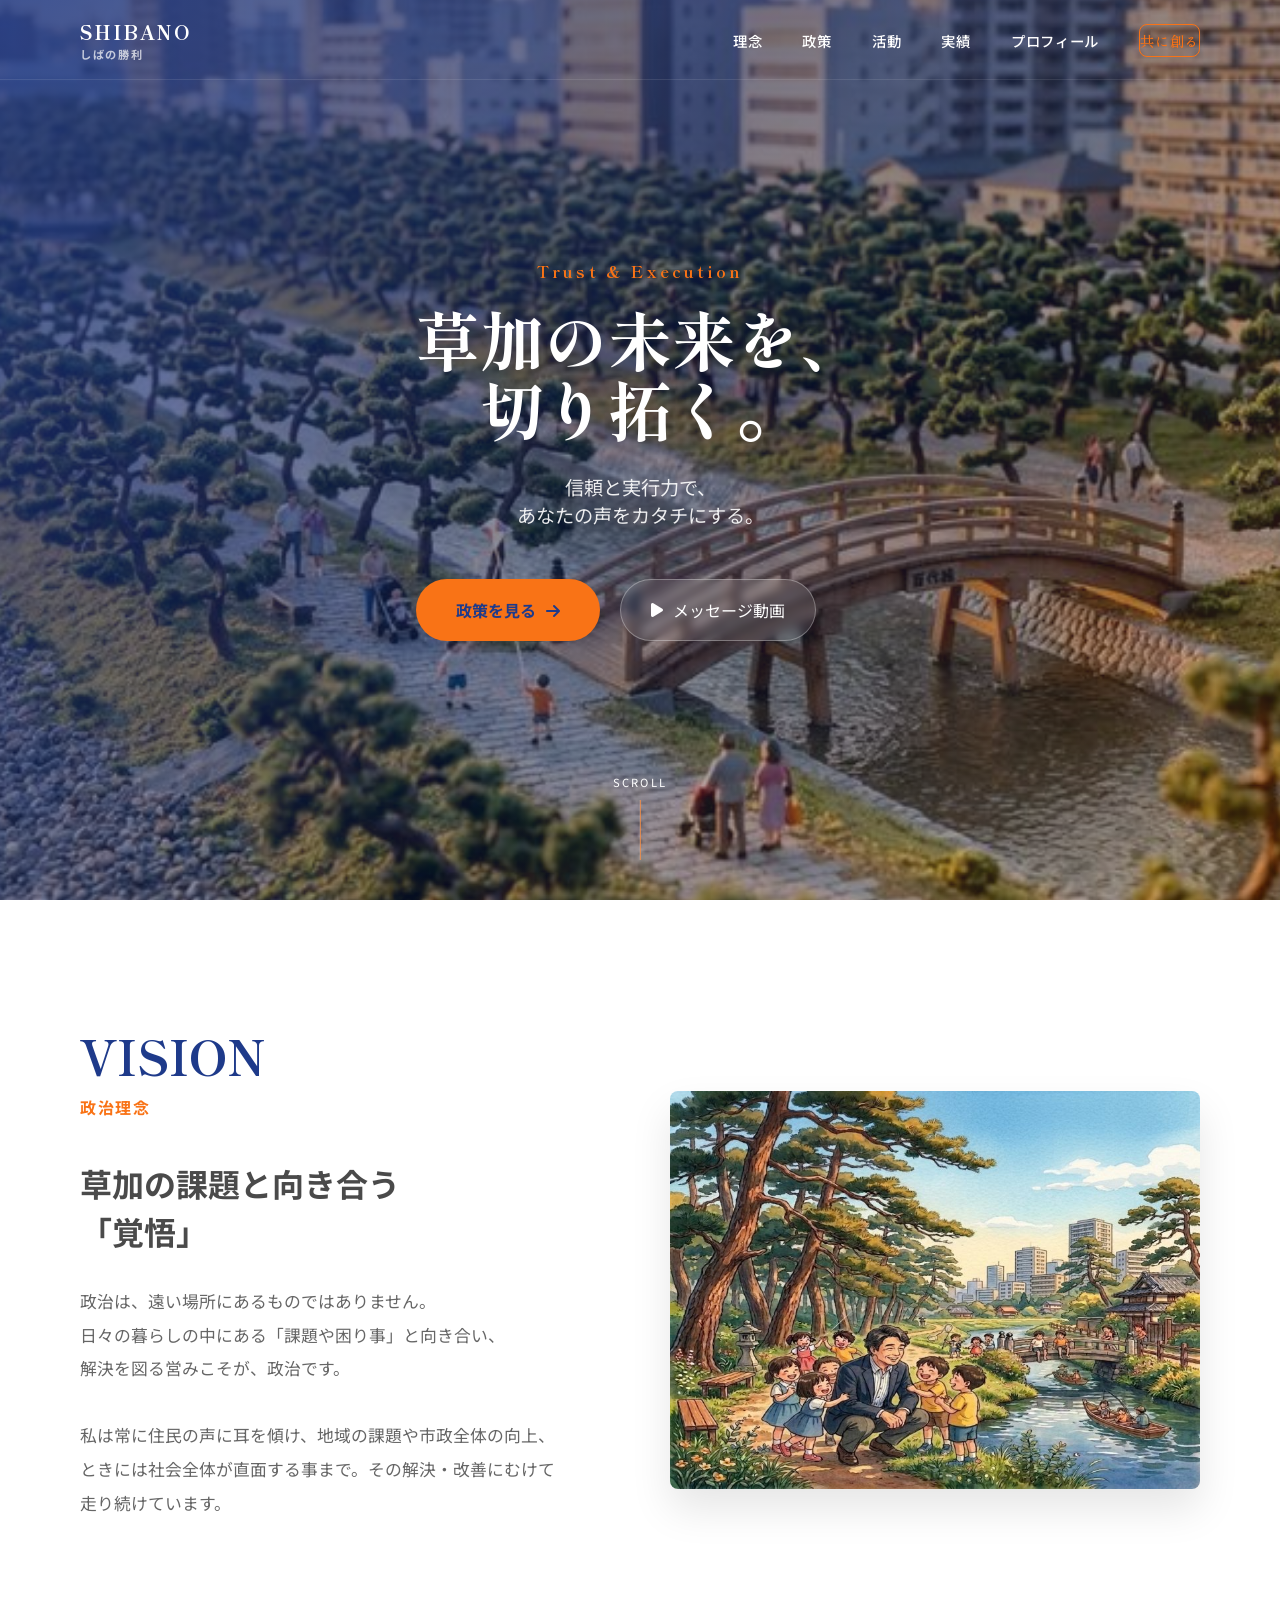
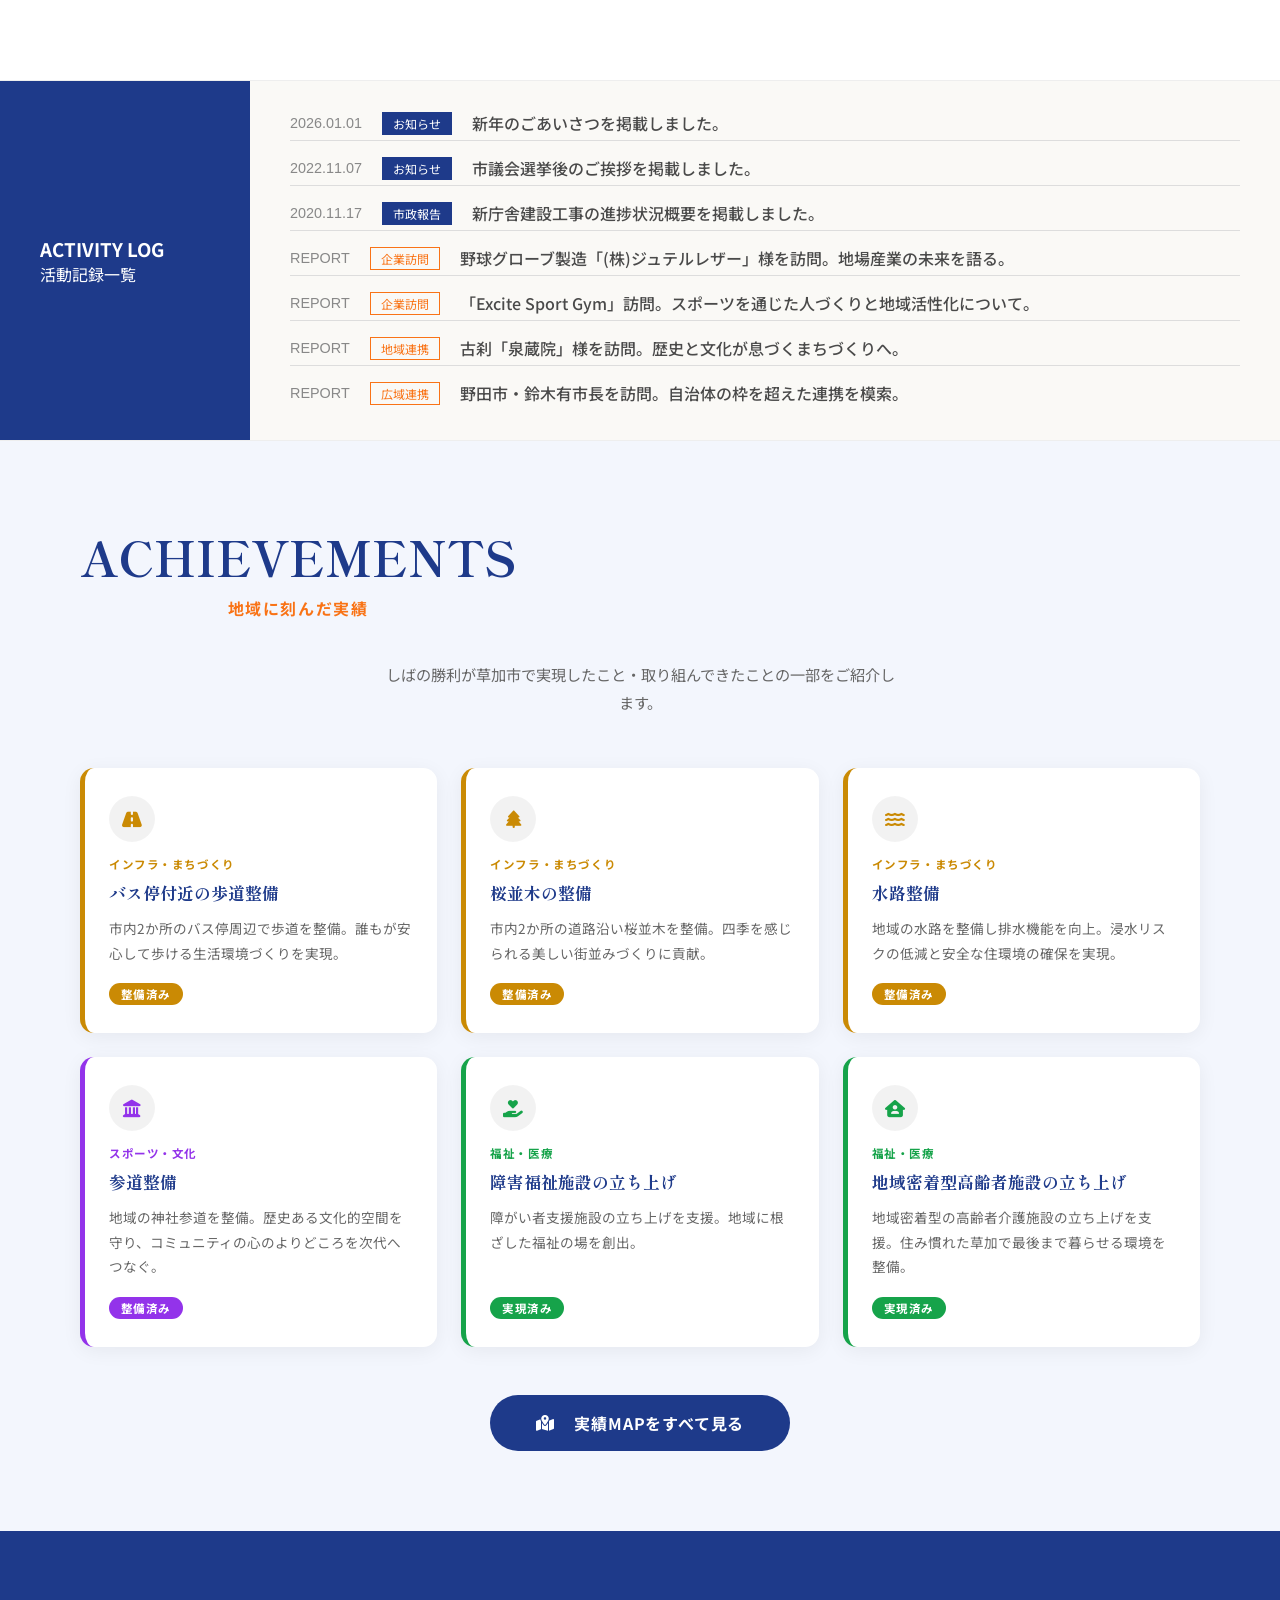
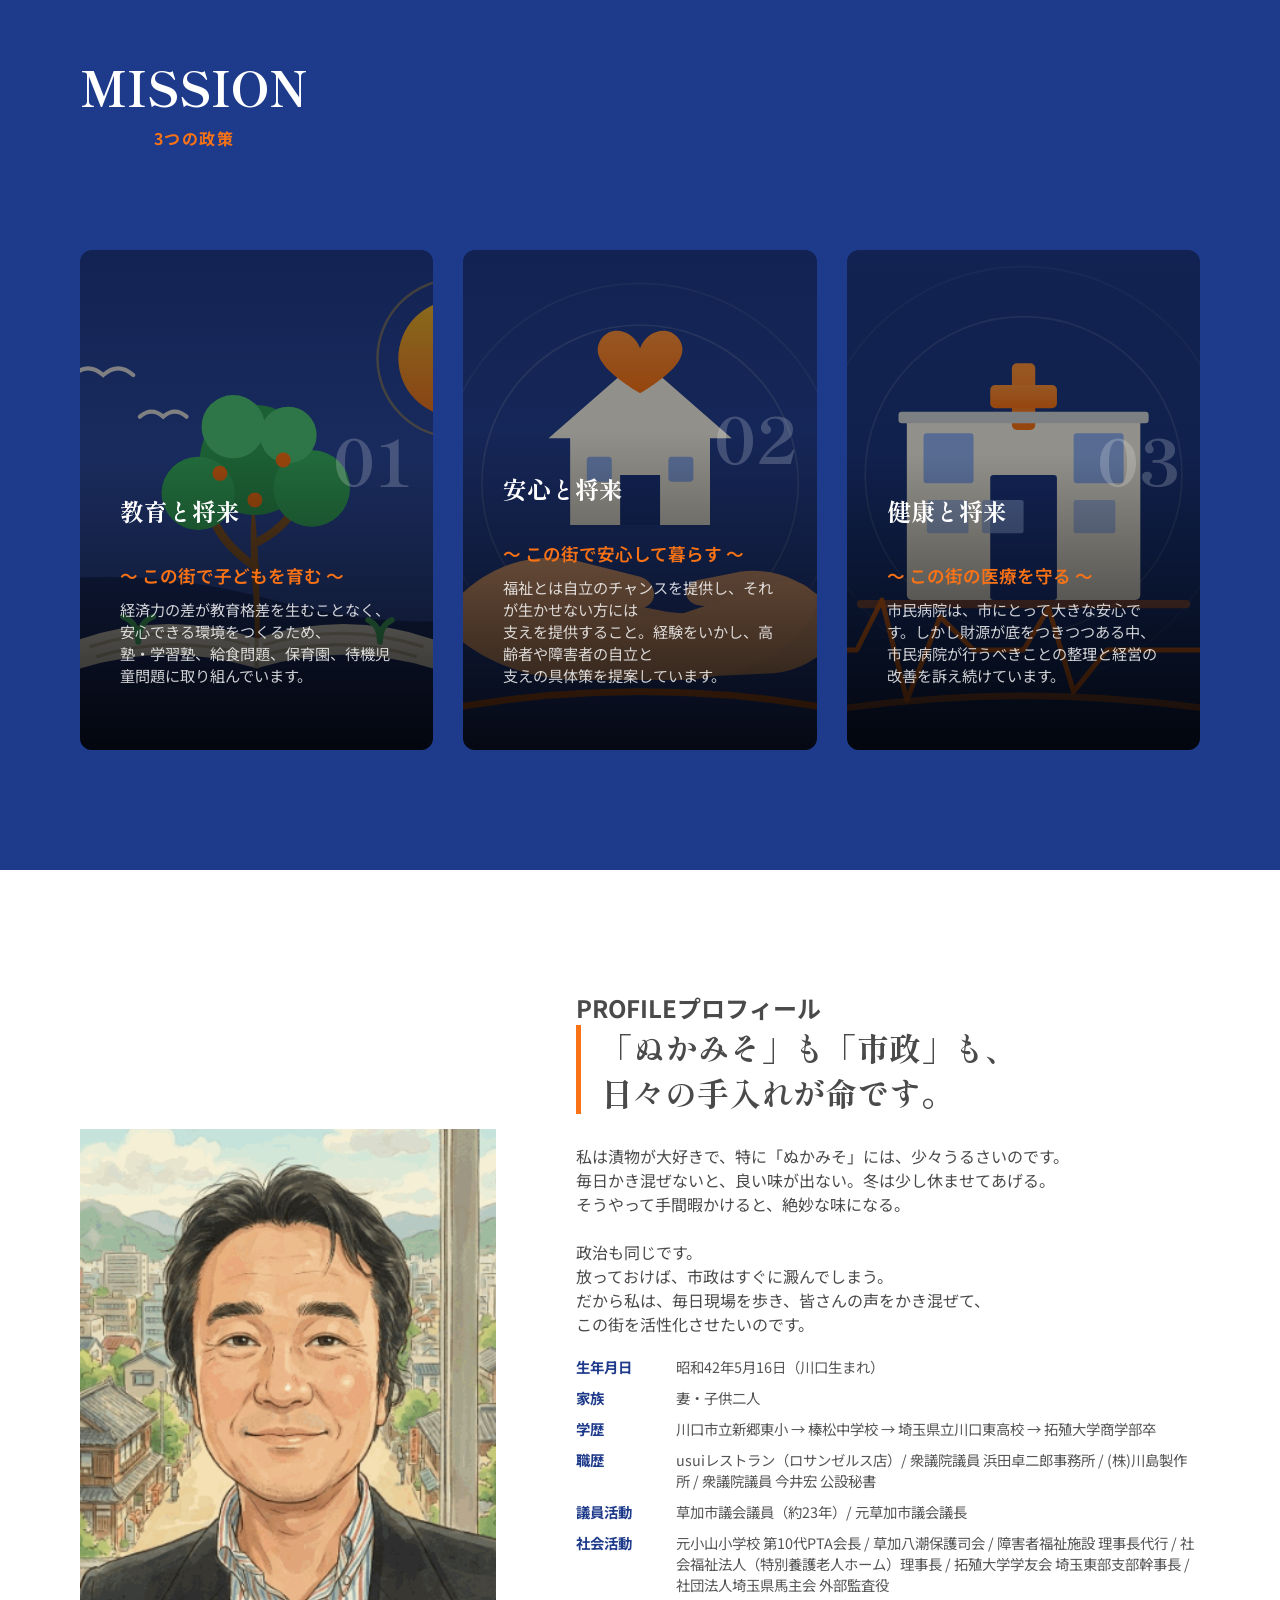
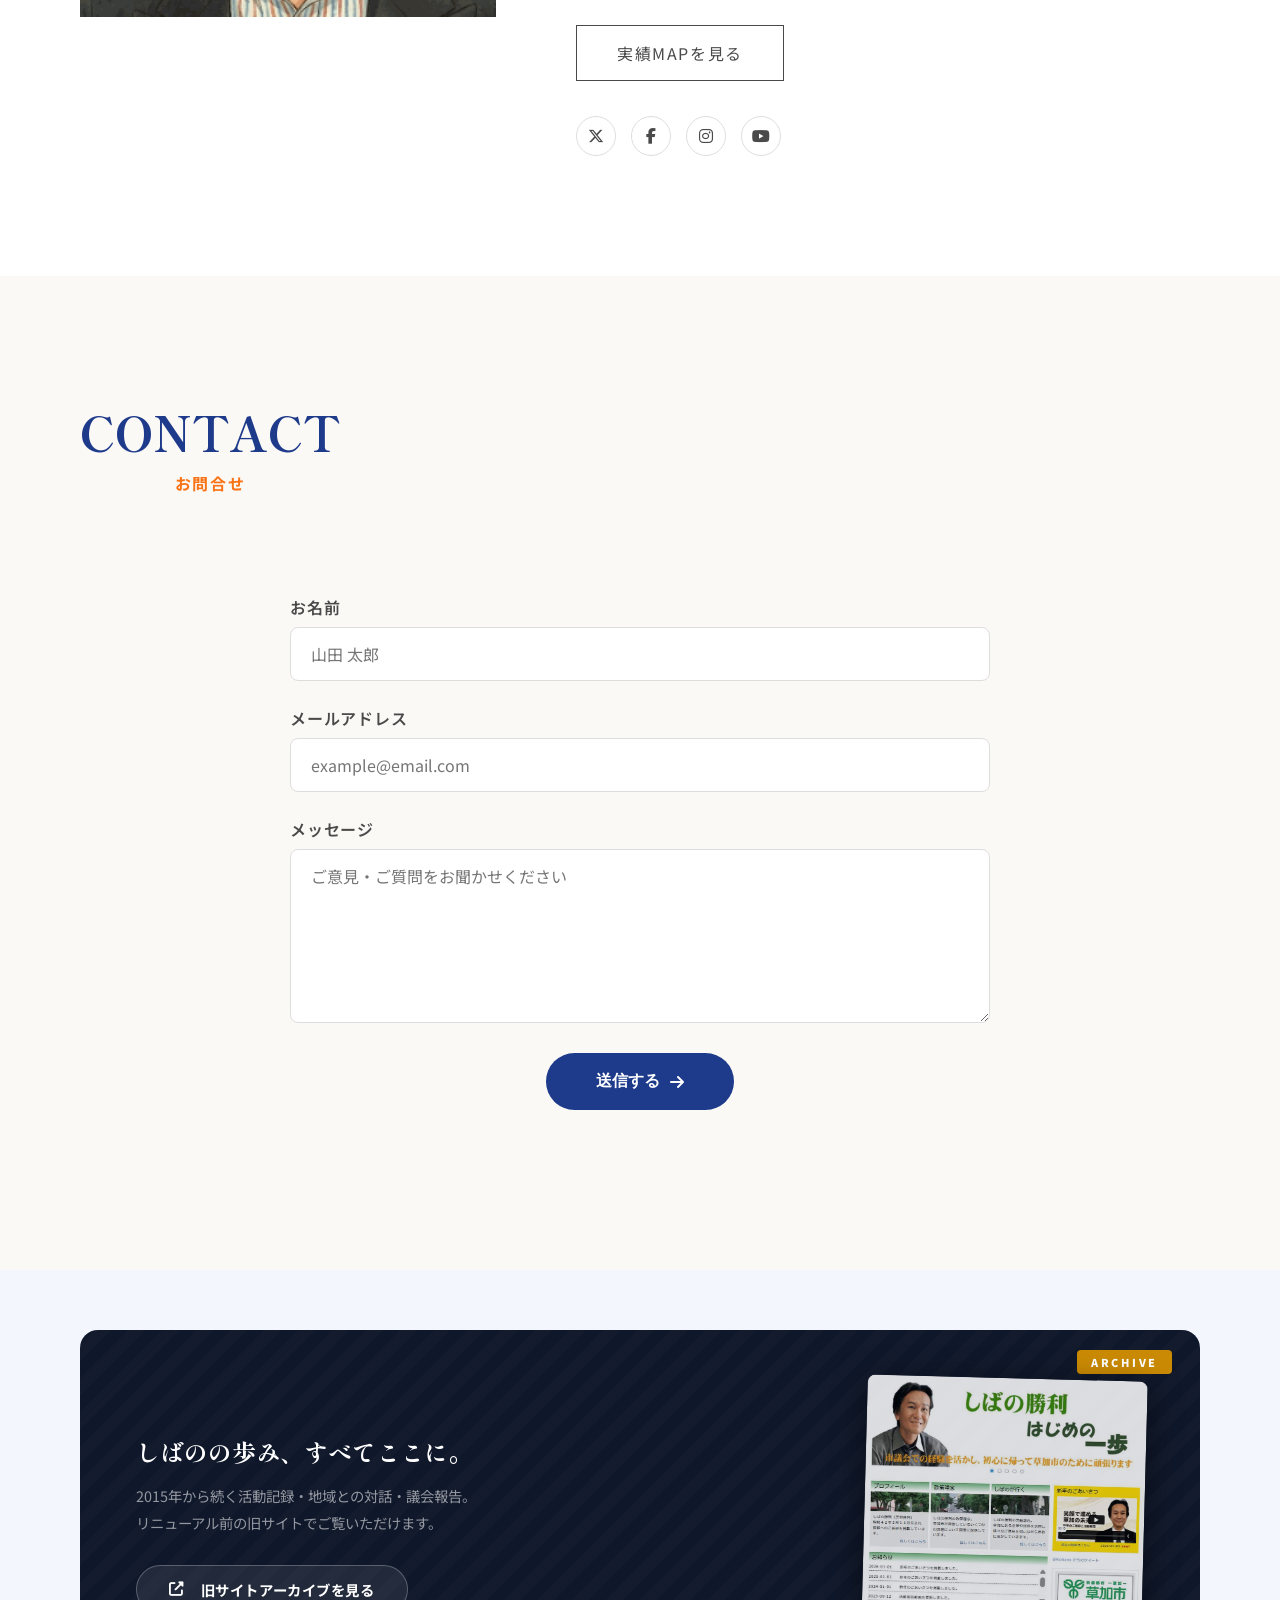
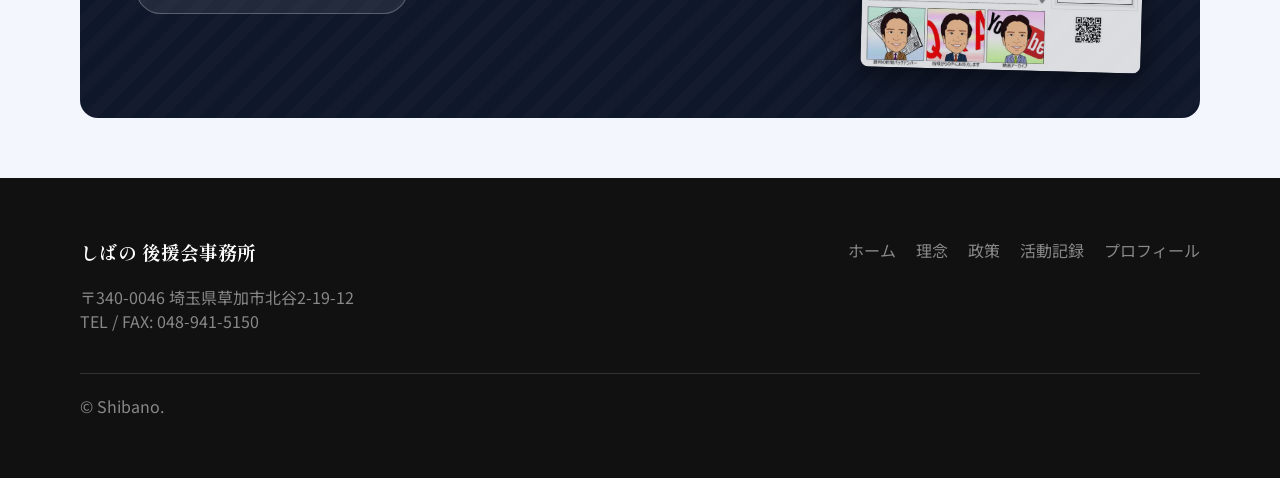
<file: index.html>
<!DOCTYPE html>
<html lang="ja">

<head>
    <meta charset="UTF-8">
    <meta name="viewport" content="width=device-width, initial-scale=1.0">
    <title>しばの - SHIBANO | 草加の未来を、切り拓く。</title>
    <link rel="preconnect" href="https://fonts.googleapis.com">
    <link rel="preconnect" href="https://fonts.gstatic.com" crossorigin>
    <!-- Premium Fonts: Shippori Mincho for impact, Noto Sans for readability -->
    <link
        href="https://fonts.googleapis.com/css2?family=Noto+Sans+JP:wght@400;500;700;900&family=Shippori+Mincho:wght@400;500;700;800&display=swap"
        rel="stylesheet">
    <link rel="stylesheet" href="css/style.css?v=5">
    <link rel="stylesheet" href="https://cdnjs.cloudflare.com/ajax/libs/font-awesome/6.4.0/css/all.min.css">
    <!-- Animation Library -->
    <link rel="stylesheet" href="https://unpkg.com/aos@next/dist/aos.css" />
</head>

<body class="winning-theme">

<!-- Loading Screen -->
    <div id="loader">
        <div class="loader-content">
            <span class="loader-text">SHIBANO</span>
            <div class="loader-bar"></div>
        </div>
    </div>

    <!-- Dynamic Header -->
    <header class="site-header">
        <div class="container header-container">
            <h1 class="logo">
                <a href="#">
                    <span class="logo-en">SHIBANO</span>
                    <span class="logo-jp">しばの勝利</span>
                </a>
            </h1>
            <nav class="main-nav">
                <ul>
                    <li><a href="#vision" data-text="VISION">理念</a></li>
                    <li><a href="#policy" data-text="POLICY">政策</a></li>
                    <li><a href="#news" data-text="NEWS">活動</a></li>
                    <li><a href="#achievements" data-text="RESULTS">実績</a></li>
                    <li><a href="#profile" data-text="PROFILE">プロフィール</a></li>
                    <li><a href="#contact" class="btn-nav-cta"><span>共に創る</span></a></li>
                </ul>
            </nav>
            <button class="menu-trigger">
                <span></span>
                <span></span>
                <span></span>
            </button>
        </div>
    </header>

    <main>
        <!-- Impact Hero Section -->
        <section class="hero-section">
            <div class="hero-bg-parallax">
                <!-- Custom Ghibli-style Soka Matsubara Image -->
                <img src="images/hero_matsubara_mini_lively.png" alt="草加松原 朝の風景" class="hero-img">
                <div class="hero-overlay"></div>
            </div>
            <div class="container hero-container">
                <div class="hero-text" data-aos="fade-up" data-aos-duration="1000">
                    <p class="hero-sub">Trust & Execution</p>
                    <h2 class="hero-main">
                        <span class="line-1">草加の未来を、</span><br>
                        <span class="line-2">切り拓く。</span>
                    </h2>
                    <p class="hero-policy-short">信頼と実行力で、<br>あなたの声をカタチにする。</p>
                    <div class="hero-cta-group">
                        <a href="#policy" class="btn-hero-primary">
                            <span class="btn-text">政策を見る</span>
                            <span class="btn-icon"><i class="fas fa-arrow-right"></i></span>
                        </a>
                        <a href="activity.html" class="btn-hero-video">
                            <i class="fas fa-play"></i> メッセージ動画
                        </a>
                    </div>
                </div>
            </div>
            <div class="hero-scroll-indicator">
                <span>SCROLL</span>
                <div class="line"></div>
            </div>
        </section>

        <!-- Vision / Philosophy -->
        <section id="vision" class="vision-section">
            <div class="container">
                <div class="vision-box" data-aos="fade-up">
                    <div class="vision-content">
                        <h2 class="section-heading">VISION<span class="jp">政治理念</span></h2>
                        <h3 class="vision-catch">草加の課題と向き合う<br class="pc-only">「覚悟」</h3>
                        <p class="vision-desc">
                            政治は、遠い場所にあるものではありません。<br class="pc-only">
                            日々の暮らしの中にある「課題や困り事」と向き合い、<br class="pc-only">
                            解決を図る営みこそが、政治です。<br>
                            <br>
                            私は常に住民の声に耳を傾け、地域の課題や市政全体の向上、<br class="pc-only">
                            ときには社会全体が直面する事まで。その解決・改善にむけて<br class="pc-only">
                            走り続けています。
                        </p>
                    </div>
                    <div class="vision-visual">
                        <!-- Placeholder: Ideally a candidate photo speaking passionately -->
                        <img src="images/vision_illust.jpg"
                            alt="草加の未来 しばの勝利と子供たち">
                    </div>
                </div>
            </div>
        </section>

        <!-- News / Latest Activity (Ticker Style) -->
        <section id="news" class="news-ticker-section">
            <div class="news-ticker-header">
                <h3>ACTIVITY LOG</h3>
                <a href="activity.html" class="view-all">活動記録一覧</a>
            </div>
            <div class="news-ticker-container">
                <!-- Data extracted from report.html -->
                <div class="news-item" data-aos="fade-left" data-aos-delay="100">
                    <span class="date">2026.01.01</span>
                    <span class="cat cat-info">お知らせ</span>
                    <a href="#" class="title">新年のごあいさつを掲載しました。</a>
                </div>
                <div class="news-item" data-aos="fade-left" data-aos-delay="150">
                    <span class="date">2022.11.07</span>
                    <span class="cat cat-info">お知らせ</span>
                    <a href="#" class="title">市議会選挙後のご挨拶を掲載しました。</a>
                </div>
                <div class="news-item" data-aos="fade-left" data-aos-delay="200">
                    <span class="date">2020.11.17</span>
                    <span class="cat cat-info">市政報告</span>
                    <a href="#" class="title">新庁舎建設工事の進捗状況概要を掲載しました。</a>
                </div>
                <div class="news-item" data-aos="fade-left" data-aos-delay="250">
                    <span class="date">REPORT</span>
                    <span class="cat cat-report">企業訪問</span>
                    <a href="activity.html#juteru" class="title">野球グローブ製造「(株)ジュテルレザー」様を訪問。地場産業の未来を語る。</a>
                </div>
                <div class="news-item" data-aos="fade-left" data-aos-delay="300">
                    <span class="date">REPORT</span>
                    <span class="cat cat-report">企業訪問</span>
                    <a href="activity.html#esg" class="title">「Excite Sport Gym」訪問。スポーツを通じた人づくりと地域活性化について。</a>
                </div>
                <div class="news-item" data-aos="fade-left" data-aos-delay="350">
                    <span class="date">REPORT</span>
                    <span class="cat cat-report">地域連携</span>
                    <a href="activity.html#senzoin" class="title">古刹「泉蔵院」様を訪問。歴史と文化が息づくまちづくりへ。</a>
                </div>
                <div class="news-item" data-aos="fade-left" data-aos-delay="400">
                    <span class="date">REPORT</span>
                    <span class="cat cat-report">広域連携</span>
                    <a href="activity.html#noda" class="title">野田市・鈴木有市長を訪問。自治体の枠を超えた連携を模索。</a>
                </div>
            </div>
        </section>

        <!-- Achievements -->
        <section id="achievements" class="achievements-section">
            <div class="container">
                <h2 class="section-heading text-center" data-aos="fade-up">
                    ACHIEVEMENTS <span class="jp">地域に刻んだ実績</span>
                </h2>
                <p class="achievements-lead text-center" data-aos="fade-up">
                    しばの勝利が草加市で実現したこと・取り組んできたことの一部をご紹介します。
                </p>
                <div class="achievements-grid">

                    <div class="ach-card" data-aos="fade-up" data-aos-delay="50" style="--c:#ca8a04">
                        <div class="ach-icon"><i class="fas fa-road"></i></div>
                        <span class="ach-cat">インフラ・まちづくり</span>
                        <h3 class="ach-title">バス停付近の歩道整備</h3>
                        <p class="ach-desc">市内2か所のバス停周辺で歩道を整備。誰もが安心して歩ける生活環境づくりを実現。</p>
                        <span class="ach-badge">整備済み</span>
                    </div>

                    <div class="ach-card" data-aos="fade-up" data-aos-delay="100" style="--c:#ca8a04">
                        <div class="ach-icon"><i class="fas fa-tree"></i></div>
                        <span class="ach-cat">インフラ・まちづくり</span>
                        <h3 class="ach-title">桜並木の整備</h3>
                        <p class="ach-desc">市内2か所の道路沿い桜並木を整備。四季を感じられる美しい街並みづくりに貢献。</p>
                        <span class="ach-badge">整備済み</span>
                    </div>

                    <div class="ach-card" data-aos="fade-up" data-aos-delay="150" style="--c:#ca8a04">
                        <div class="ach-icon"><i class="fas fa-water"></i></div>
                        <span class="ach-cat">インフラ・まちづくり</span>
                        <h3 class="ach-title">水路整備</h3>
                        <p class="ach-desc">地域の水路を整備し排水機能を向上。浸水リスクの低減と安全な住環境の確保を実現。</p>
                        <span class="ach-badge">整備済み</span>
                    </div>

                    <div class="ach-card" data-aos="fade-up" data-aos-delay="200" style="--c:#9333ea">
                        <div class="ach-icon"><i class="fas fa-landmark"></i></div>
                        <span class="ach-cat">スポーツ・文化</span>
                        <h3 class="ach-title">参道整備</h3>
                        <p class="ach-desc">地域の神社参道を整備。歴史ある文化的空間を守り、コミュニティの心のよりどころを次代へつなぐ。</p>
                        <span class="ach-badge">整備済み</span>
                    </div>

                    <div class="ach-card" data-aos="fade-up" data-aos-delay="250" style="--c:#16a34a">
                        <div class="ach-icon"><i class="fas fa-hand-holding-heart"></i></div>
                        <span class="ach-cat">福祉・医療</span>
                        <h3 class="ach-title">障害福祉施設の立ち上げ</h3>
                        <p class="ach-desc">障がい者支援施設の立ち上げを支援。地域に根ざした福祉の場を創出。</p>
                        <span class="ach-badge">実現済み</span>
                    </div>

                    <div class="ach-card" data-aos="fade-up" data-aos-delay="300" style="--c:#16a34a">
                        <div class="ach-icon"><i class="fas fa-house-user"></i></div>
                        <span class="ach-cat">福祉・医療</span>
                        <h3 class="ach-title">地域密着型高齢者施設の立ち上げ</h3>
                        <p class="ach-desc">地域密着型の高齢者介護施設の立ち上げを支援。住み慣れた草加で最後まで暮らせる環境を整備。</p>
                        <span class="ach-badge">実現済み</span>
                    </div>

                </div>
                <div class="text-center mt-5" data-aos="fade-up">
                    <a href="map.html" class="btn-map-cta">
                        <i class="fas fa-map-marked-alt"></i>&nbsp; 実績MAPをすべて見る
                    </a>
                </div>
            </div>
        </section>

        <!-- 3 Key Policies -->
        <section id="policy" class="policy-section">
            <div class="bg-shape"></div>
            <div class="container">
                <h2 class="section-heading text-center" data-aos="fade-up">
                    MISSION <span class="jp">3つの政策</span>
                </h2>
                <div class="policy-grid">
                    <!-- Policy 1 -->
                    <a href="#" class="policy-card" data-aos="fade-up" data-aos-delay="100">
                        <div class="card-bg">
                            <img src="images/policy_education.svg" alt="教育と将来">
                        </div>
                        <div class="card-content">
                            <span class="num">01</span>
                            <h3>教育と将来</h3>
                            <p class="policy-subtitle">〜 この街で子どもを育む 〜</p>
                             <p>経済力の差が教育格差を生むことなく、安心できる環境をつくるため、<br class="pc-only">塾・学習塾、給食問題、保育園、待機児童問題に取り組んでいます。</p>
                            <span class="arrow-icon"><i class="fas fa-arrow-right"></i></span>
                        </div>
                    </a>
                    <!-- Policy 2 -->
                    <a href="#" class="policy-card" data-aos="fade-up" data-aos-delay="200">
                        <div class="card-bg">
                            <img src="images/policy_anshin.svg" alt="安心と将来">
                        </div>
                        <div class="card-content">
                            <span class="num">02</span>
                            <h3>安心と将来</h3>
                            <p class="policy-subtitle">〜 この街で安心して暮らす 〜</p>
                             <p>福祉とは自立のチャンスを提供し、それが生かせない方には<br class="pc-only">支えを提供すること。経験をいかし、高齢者や障害者の自立と<br class="pc-only">支えの具体策を提案しています。</p>
                            <span class="arrow-icon"><i class="fas fa-arrow-right"></i></span>
                        </div>
                    </a>
                    <!-- Policy 3 -->
                    <a href="#" class="policy-card" data-aos="fade-up" data-aos-delay="300">
                        <div class="card-bg">
                            <img src="images/policy_kenko.svg" alt="健康と将来">
                        </div>
                        <div class="card-content">
                            <span class="num">03</span>
                            <h3>健康と将来</h3>
                            <p class="policy-subtitle">〜 この街の医療を守る 〜</p>
                            <p>市民病院は、市にとって大きな安心です。しかし財源が底をつきつつある中、<br class="pc-only">市民病院が行うべきことの整理と経営の改善を訴え続けています。</p>
                            <span class="arrow-icon"><i class="fas fa-arrow-right"></i></span>
                        </div>
                    </a>
                </div>
            </div>
        </section>

        <!-- Profile / Quote -->
        <section id="profile" class="profile-section">
            <div class="container">
                <div class="profile-wrapper">
                    <div class="profile-img-col" data-aos="fade-right">
                        <!-- Placeholder: Needs a friendly photo -->
                        <img src="images/uploads/shibano2.gif" alt="しばの">
                    </div>
                    <div class="profile-text-col" data-aos="fade-left">
                        <h2>PROFILE<span class="jp">プロフィール</span></h2>
                        <h3>「ぬかみそ」も「市政」も、<br class="pc-only">日々の手入れが命です。</h3>
                        <p>
                            私は漬物が大好きで、特に「ぬかみそ」には、少々うるさいのです。<br class="pc-only">
                            毎日かき混ぜないと、良い味が出ない。冬は少し休ませてあげる。<br class="pc-only">
                            そうやって手間暇かけると、絶妙な味になる。<br>
                            <br>
                            政治も同じです。<br class="pc-only">
                            放っておけば、市政はすぐに澱んでしまう。<br class="pc-only">
                            だから私は、毎日現場を歩き、皆さんの声をかき混ぜて、<br class="pc-only">
                            この街を活性化させたいのです。
                        </p>
                        <div class="profile-bio-list">
                            <dl>
                                <dt>生年月日</dt>
                                <dd>昭和42年5月16日（川口生まれ）</dd>
                                <dt>家族</dt>
                                <dd>妻・子供二人</dd>
                                <dt>学歴</dt>
                                <dd>川口市立新郷東小 → 榛松中学校 → 埼玉県立川口東高校 → 拓殖大学商学部卒</dd>
                                <dt>職歴</dt>
                                <dd>usuiレストラン（ロサンゼルス店）/ 衆議院議員 浜田卓二郎事務所 / (株)川島製作所 / 衆議院議員 今井宏 公設秘書</dd>
                                <dt>議員活動</dt>
                                <dd>草加市議会議員（約23年）/ 元草加市議会議長</dd>
                                <dt>社会活動</dt>
                                <dd>元小山小学校 第10代PTA会長 / 草加八潮保護司会 / 障害者福祉施設 理事長代行 / 社会福祉法人（特別養護老人ホーム）理事長 / 拓殖大学学友会 埼玉東部支部幹事長 / 社団法人埼玉県馬主会 外部監査役</dd>

                            </dl>
                        </div>
                        <a href="map.html" class="btn-profile-more">実績MAPを見る</a>

                        <div class="profile-social">
                            <a href="https://x.com/Ksibano" target="_blank"><i class="fa-brands fa-x-twitter"></i></a>
                            <a href="#"><i class="fa-brands fa-facebook-f"></i></a>
                            <a href="#"><i class="fa-brands fa-instagram"></i></a>
                            <a href="#"><i class="fa-brands fa-youtube"></i></a>
                        </div>
                    </div>
                </div>
            </div>
        </section>

        <!-- Contact Section -->
        <section id="contact" class="contact-section">
            <div class="container">
                <h2 class="section-heading text-center" data-aos="fade-up">
                    CONTACT <span class="jp">お問合せ</span>
                </h2>
                <div class="contact-wrapper" data-aos="fade-up" data-aos-delay="100">
                    <form class="contact-form" id="contact-form" novalidate>
                        <div class="form-group">
                            <label>お名前</label>
                            <input type="text" name="name" placeholder="山田 太郎" required>
                        </div>
                        <div class="form-group">
                            <label>メールアドレス</label>
                            <input type="email" name="email" placeholder="example@email.com" required>
                        </div>
                        <div class="form-group">
                            <label>メッセージ</label>
                            <textarea name="message" rows="6" placeholder="ご意見・ご質問をお聞かせください" required></textarea>
                        </div>
                        <button type="submit" class="btn-submit">
                            送信する <i class="fas fa-arrow-right"></i>
                        </button>
                        <p id="contact-status" class="contact-status" role="status" aria-live="polite"></p>
                    </form>
                </div>
            </div>
        </section>

        <!-- Archive Link -->
        <section class="archive-link-section">
            <div class="container">
                <div class="archive-link-card" data-aos="fade-up">
                    <span class="archive-tape">ARCHIVE</span>
                    <div class="archive-body">
                        <h3 class="archive-title">しばのの歩み、すべてここに。</h3>
                        <p class="archive-desc">
                            2015年から続く活動記録・地域との対話・議会報告。<br>
                            リニューアル前の旧サイトでご覧いただけます。
                        </p>
                        <a href="https://shibano-archive.pages.dev" target="_blank" rel="noopener" class="btn-archive">
                            <i class="fas fa-external-link-alt"></i>&nbsp; 旧サイトアーカイブを見る
                        </a>
                    </div>
                    <div class="archive-preview">
                        <a href="https://shibano-archive.pages.dev" target="_blank" rel="noopener">
                            <img src="images/shibano_old.jpg" alt="旧サイトのアーカイブプレビュー" loading="lazy">
                        </a>
                    </div>
                </div>
            </div>
        </section>

        <!-- Footer -->
        <footer class="site-footer">
            <div class="footer-main">
                <div class="container">
                    <div class="footer-grid">
                        <div class="col-logo">
                            <h3>しばの 後援会事務所</h3>
                            <p>〒340-0046 埼玉県草加市北谷2-19-12</p>
                            <p>TEL / FAX: 048-941-5150</p>
                        </div>
                        <div class="col-links">
                            <ul>
                                <li><a href="#">ホーム</a></li>
                                <li><a href="#vision">理念</a></li>
                                <li><a href="#policy">政策</a></li>
                                <li><a href="#news">活動記録</a></li>
                                <li><a href="#profile">プロフィール</a></li>
                            </ul>
                        </div>
                    </div>
                    <div class="copyright">
                        &copy; Shibano.
                    </div>
                </div>
            </div>
        </footer>

    </main>

    <script src="https://unpkg.com/aos@next/dist/aos.js"></script>
    <script src="js/main.js"></script>
</body>

</html>
</file>
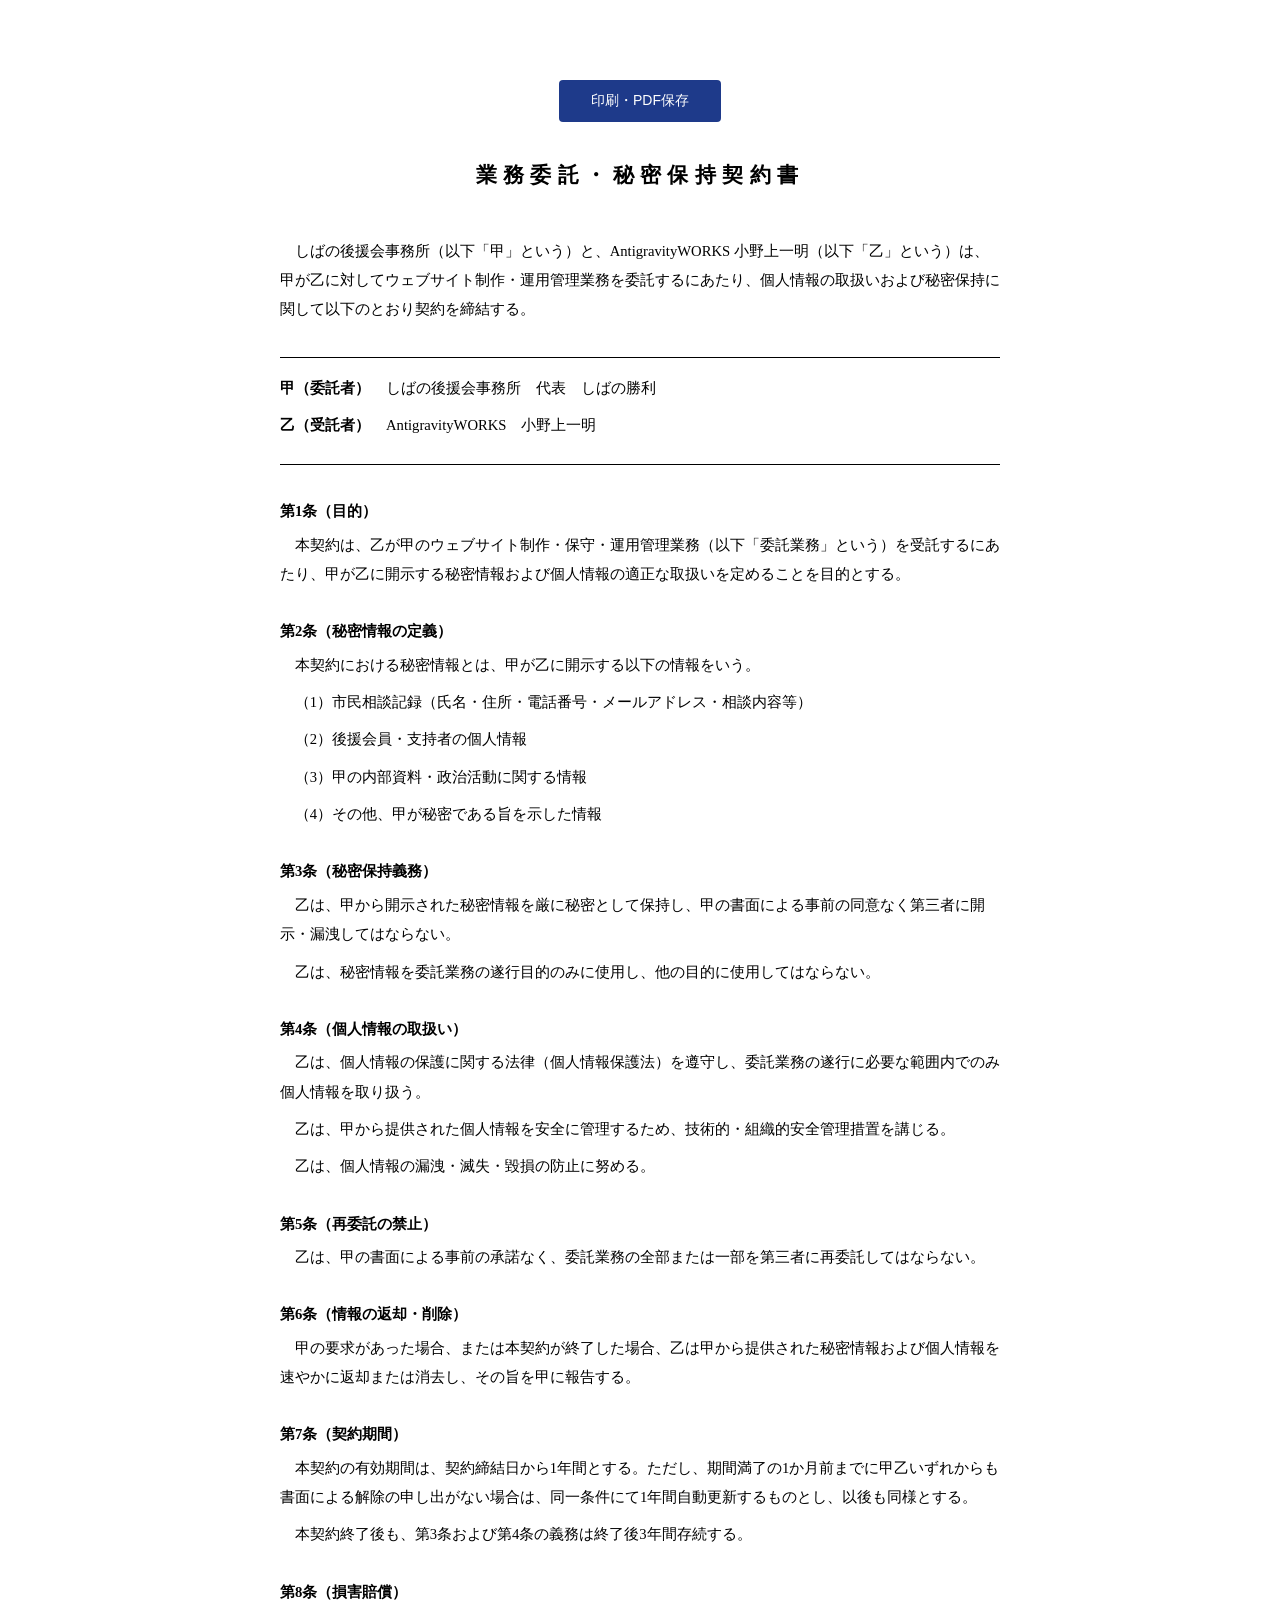
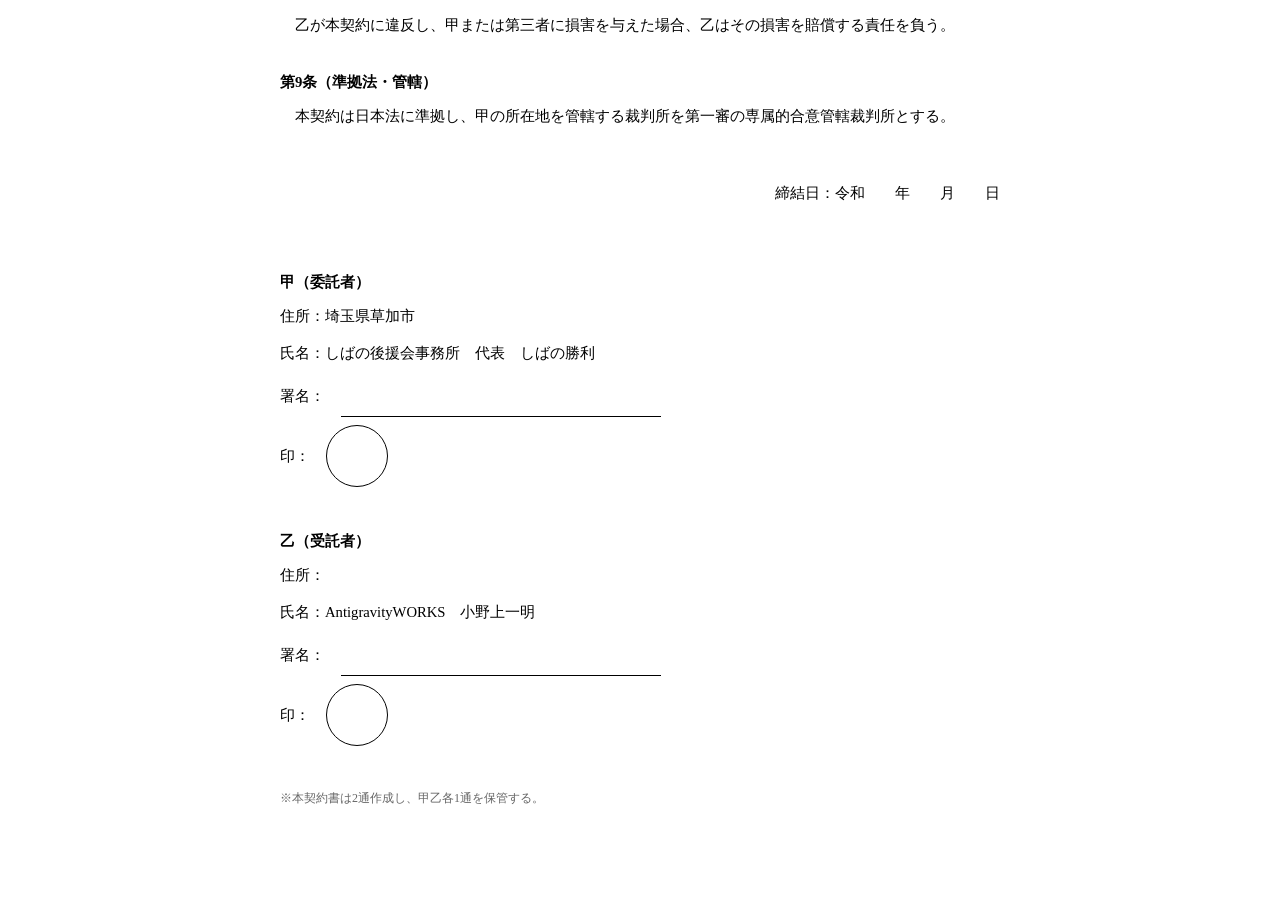
<file: nda_template.html>
<!DOCTYPE html>
<html lang="ja">
<head>
    <meta charset="UTF-8">
    <title>業務委託・秘密保持契約書</title>
    <style>
        @media print {
            body { margin: 0; }
            .no-print { display: none; }
        }
        body {
            font-family: "游明朝", "Yu Mincho", "MS Mincho", serif;
            font-size: 11pt;
            line-height: 2;
            color: #000;
            background: #fff;
            max-width: 720px;
            margin: 40px auto;
            padding: 40px;
        }
        h1 {
            text-align: center;
            font-size: 16pt;
            font-weight: bold;
            margin-bottom: 40px;
            letter-spacing: 0.3em;
        }
        h2 {
            font-size: 11pt;
            font-weight: bold;
            margin-top: 28px;
            margin-bottom: 4px;
        }
        p {
            margin: 0 0 8px 0;
            text-indent: 1em;
        }
        .parties {
            margin: 32px 0;
            border-top: 1px solid #000;
            border-bottom: 1px solid #000;
            padding: 16px 0;
        }
        .party-row {
            display: flex;
            gap: 16px;
            margin-bottom: 8px;
        }
        .party-label {
            min-width: 80px;
            font-weight: bold;
        }
        .sign-section {
            margin-top: 60px;
            page-break-inside: avoid;
        }
        .sign-block {
            margin-bottom: 40px;
        }
        .sign-block .label {
            font-weight: bold;
            margin-bottom: 4px;
        }
        .sign-line {
            border-bottom: 1px solid #000;
            height: 32px;
            margin-top: 8px;
            width: 320px;
        }
        .date-line {
            margin-top: 48px;
            text-align: right;
        }
        .no-print {
            text-align: center;
            margin-bottom: 32px;
        }
        .no-print button {
            background: #1e3a8a;
            color: white;
            border: none;
            padding: 12px 32px;
            font-size: 14px;
            border-radius: 4px;
            cursor: pointer;
        }
    </style>
</head>
<body>

    <div class="no-print">
        <button onclick="window.print()">印刷・PDF保存</button>
    </div>

    <h1>業務委託・秘密保持契約書</h1>

    <p>しばの後援会事務所（以下「甲」という）と、AntigravityWORKS 小野上一明（以下「乙」という）は、甲が乙に対してウェブサイト制作・運用管理業務を委託するにあたり、個人情報の取扱いおよび秘密保持に関して以下のとおり契約を締結する。</p>

    <div class="parties">
        <div class="party-row">
            <span class="party-label">甲（委託者）</span>
            <span>しばの後援会事務所　代表　しばの勝利</span>
        </div>
        <div class="party-row">
            <span class="party-label">乙（受託者）</span>
            <span>AntigravityWORKS　小野上一明</span>
        </div>
    </div>

    <h2>第1条（目的）</h2>
    <p>本契約は、乙が甲のウェブサイト制作・保守・運用管理業務（以下「委託業務」という）を受託するにあたり、甲が乙に開示する秘密情報および個人情報の適正な取扱いを定めることを目的とする。</p>

    <h2>第2条（秘密情報の定義）</h2>
    <p>本契約における秘密情報とは、甲が乙に開示する以下の情報をいう。</p>
    <p>（1）市民相談記録（氏名・住所・電話番号・メールアドレス・相談内容等）</p>
    <p>（2）後援会員・支持者の個人情報</p>
    <p>（3）甲の内部資料・政治活動に関する情報</p>
    <p>（4）その他、甲が秘密である旨を示した情報</p>

    <h2>第3条（秘密保持義務）</h2>
    <p>乙は、甲から開示された秘密情報を厳に秘密として保持し、甲の書面による事前の同意なく第三者に開示・漏洩してはならない。</p>
    <p>乙は、秘密情報を委託業務の遂行目的のみに使用し、他の目的に使用してはならない。</p>

    <h2>第4条（個人情報の取扱い）</h2>
    <p>乙は、個人情報の保護に関する法律（個人情報保護法）を遵守し、委託業務の遂行に必要な範囲内でのみ個人情報を取り扱う。</p>
    <p>乙は、甲から提供された個人情報を安全に管理するため、技術的・組織的安全管理措置を講じる。</p>
    <p>乙は、個人情報の漏洩・滅失・毀損の防止に努める。</p>

    <h2>第5条（再委託の禁止）</h2>
    <p>乙は、甲の書面による事前の承諾なく、委託業務の全部または一部を第三者に再委託してはならない。</p>

    <h2>第6条（情報の返却・削除）</h2>
    <p>甲の要求があった場合、または本契約が終了した場合、乙は甲から提供された秘密情報および個人情報を速やかに返却または消去し、その旨を甲に報告する。</p>

    <h2>第7条（契約期間）</h2>
    <p>本契約の有効期間は、契約締結日から1年間とする。ただし、期間満了の1か月前までに甲乙いずれからも書面による解除の申し出がない場合は、同一条件にて1年間自動更新するものとし、以後も同様とする。</p>
    <p>本契約終了後も、第3条および第4条の義務は終了後3年間存続する。</p>

    <h2>第8条（損害賠償）</h2>
    <p>乙が本契約に違反し、甲または第三者に損害を与えた場合、乙はその損害を賠償する責任を負う。</p>

    <h2>第9条（準拠法・管轄）</h2>
    <p>本契約は日本法に準拠し、甲の所在地を管轄する裁判所を第一審の専属的合意管轄裁判所とする。</p>

    <div class="date-line">
        締結日：令和　　年　　月　　日
    </div>

    <div class="sign-section">
        <div class="sign-block">
            <div class="label">甲（委託者）</div>
            <p style="text-indent:0;">住所：埼玉県草加市</p>
            <p style="text-indent:0;">氏名：しばの後援会事務所　代表　しばの勝利</p>
            <div style="display:flex;align-items:center;gap:16px;margin-top:8px;">
                <span>署名：</span><div class="sign-line"></div>
            </div>
            <div style="display:flex;align-items:center;gap:16px;margin-top:8px;">
                <span>印：</span>
                <div style="width:60px;height:60px;border:1px solid #000;border-radius:50%;"></div>
            </div>
        </div>

        <div class="sign-block">
            <div class="label">乙（受託者）</div>
            <p style="text-indent:0;">住所：</p>
            <p style="text-indent:0;">氏名：AntigravityWORKS　小野上一明</p>
            <div style="display:flex;align-items:center;gap:16px;margin-top:8px;">
                <span>署名：</span><div class="sign-line"></div>
            </div>
            <div style="display:flex;align-items:center;gap:16px;margin-top:8px;">
                <span>印：</span>
                <div style="width:60px;height:60px;border:1px solid #000;border-radius:50%;"></div>
            </div>
        </div>
    </div>

    <p style="margin-top:40px;font-size:9pt;color:#666;text-indent:0;">※本契約書は2通作成し、甲乙各1通を保管する。</p>

</body>
</html>
</file>
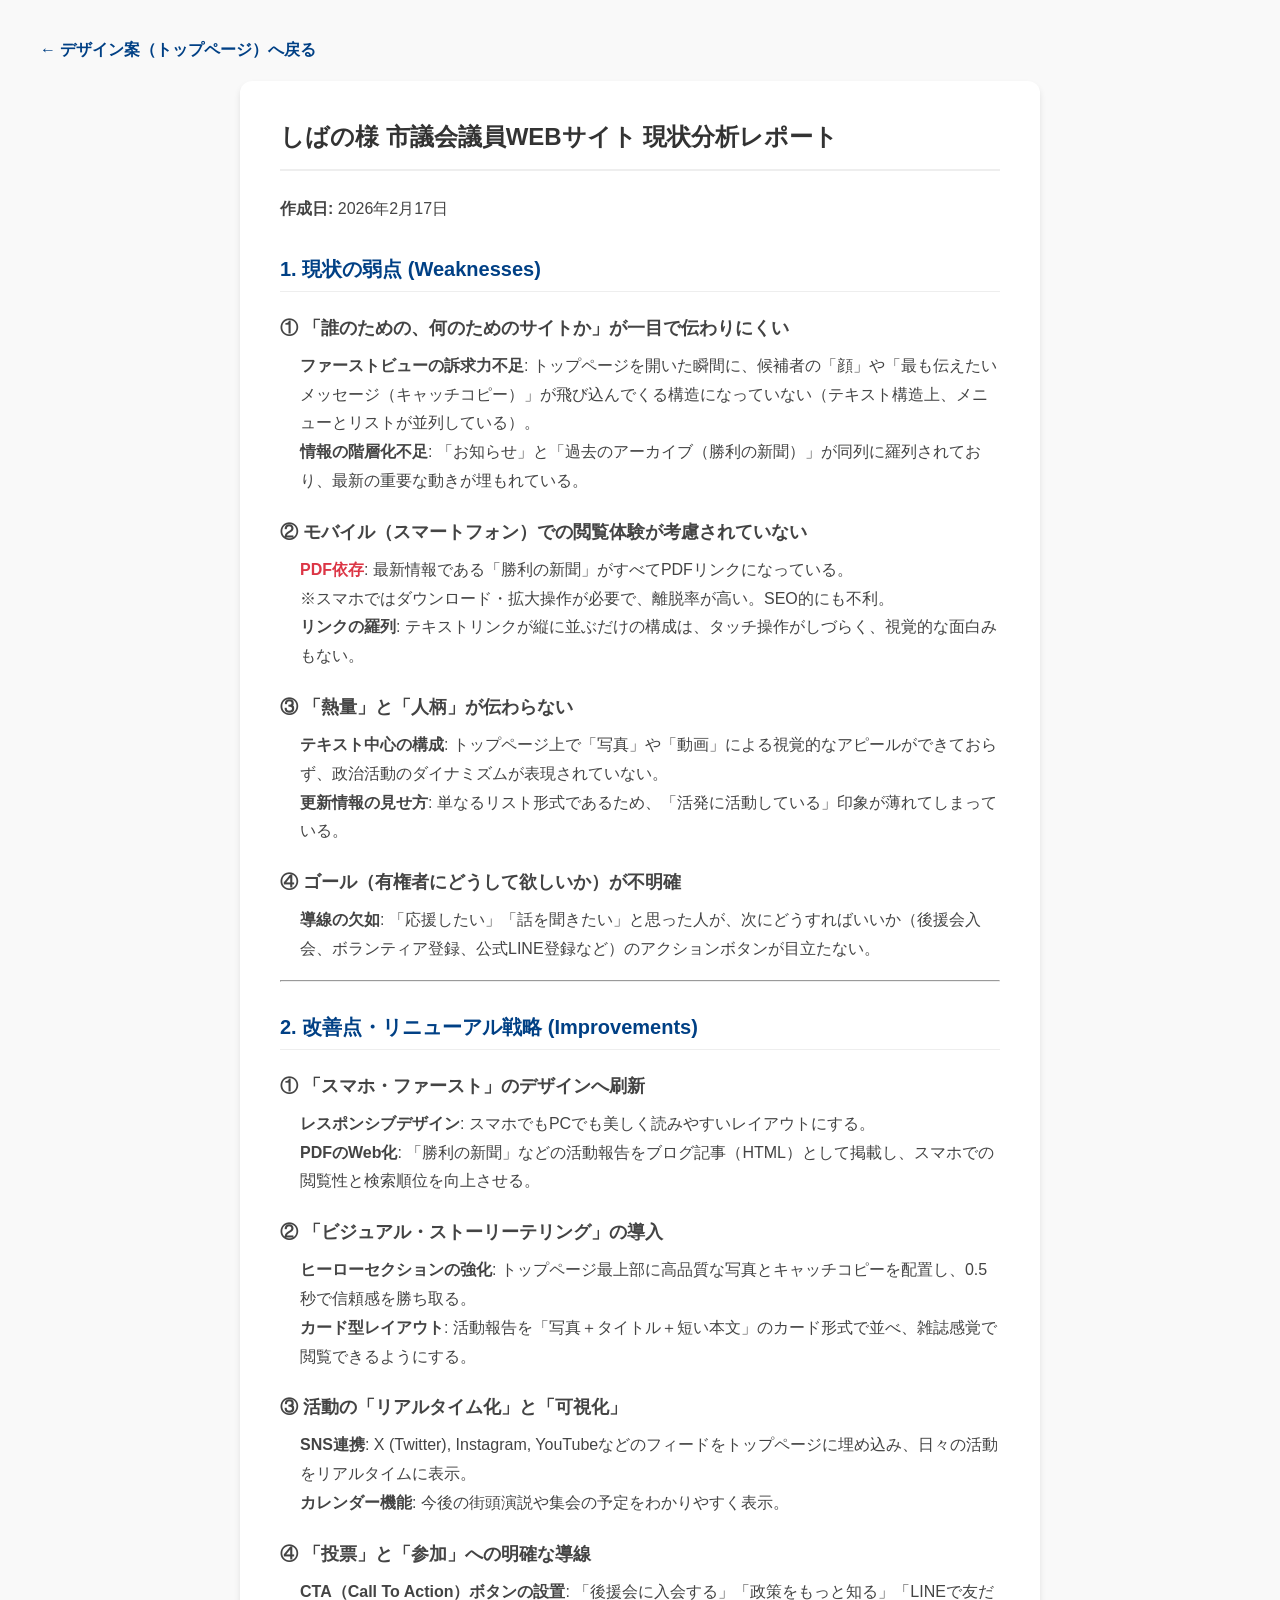
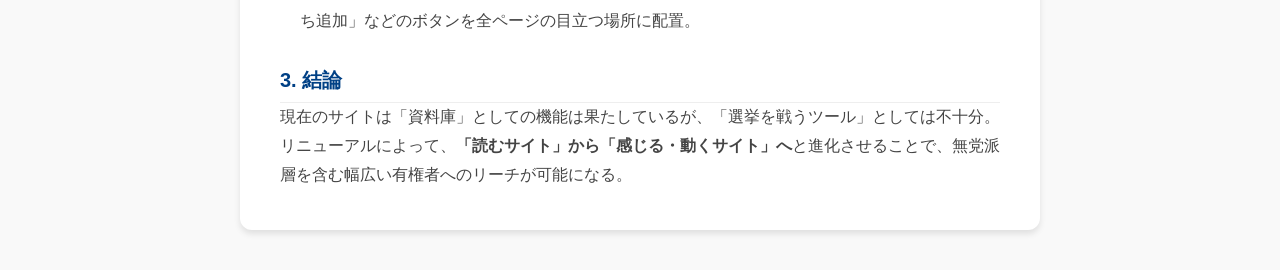
<file: report_analysis.html>
<!DOCTYPE html>
<html lang="ja">

<head>
    <meta charset="UTF-8">
    <meta name="viewport" content="width=device-width, initial-scale=1.0">
    <title>しばの様 市議会議員WEBサイト 現状分析レポート</title>
    <link rel="stylesheet" href="css/style.css">
    <style>
        body {
            padding: 40px;
            font-family: "Helvetica Neue", Arial, "Hiragino Kaku Gothic ProN", "Hiragino Sans", Meiryo, sans-serif;
            background-color: #f9f9f9;
        }

        .container {
            max-width: 800px;
            margin: 0 auto;
            background: white;
            padding: 40px;
            border-radius: 12px;
            box-shadow: 0 4px 6px rgba(0, 0, 0, 0.1);
        }

        h1 {
            color: #333;
            border-bottom: 2px solid #eee;
            padding-bottom: 16px;
            margin-bottom: 24px;
            font-size: 24px;
        }

        h2 {
            color: #004085;
            margin-top: 32px;
            border-bottom: 1px solid #eee;
            padding-bottom: 8px;
            font-size: 20px;
        }

        h3 {
            color: #444;
            margin-top: 24px;
            margin-bottom: 12px;
            font-weight: bold;
            font-size: 18px;
        }

        p,
        li {
            line-height: 1.8;
            color: #444;
            font-size: 16px;
        }

        ul {
            margin-bottom: 16px;
            padding-left: 20px;
        }

        .weakness {
            color: #dc3545;
            font-weight: bold;
        }

        .back-link {
            display: inline-block;
            margin-bottom: 20px;
            color: #004085;
            text-decoration: none;
            font-weight: bold;
        }

        .back-link:hover {
            text-decoration: underline;
        }
    </style>
</head>

<body>
    <a href="index.html" class="back-link">← デザイン案（トップページ）へ戻る</a>
    <div class="container">
        <h1>しばの様 市議会議員WEBサイト 現状分析レポート</h1>
        <p><strong>作成日:</strong> 2026年2月17日</p>

        <h2>1. 現状の弱点 (Weaknesses)</h2>

        <h3>① 「誰のための、何のためのサイトか」が一目で伝わりにくい</h3>
        <ul>
            <li><strong>ファーストビューの訴求力不足</strong>:
                トップページを開いた瞬間に、候補者の「顔」や「最も伝えたいメッセージ（キャッチコピー）」が飛び込んでくる構造になっていない（テキスト構造上、メニューとリストが並列している）。</li>
            <li><strong>情報の階層化不足</strong>: 「お知らせ」と「過去のアーカイブ（勝利の新聞）」が同列に羅列されており、最新の重要な動きが埋もれている。</li>
        </ul>

        <h3>② モバイル（スマートフォン）での閲覧体験が考慮されていない</h3>
        <ul>
            <li><strong><span class="weakness">PDF依存</span></strong>: 最新情報である「勝利の新聞」がすべてPDFリンクになっている。<br>
                ※スマホではダウンロード・拡大操作が必要で、離脱率が高い。SEO的にも不利。</li>
            <li><strong>リンクの羅列</strong>: テキストリンクが縦に並ぶだけの構成は、タッチ操作がしづらく、視覚的な面白みもない。</li>
        </ul>

        <h3>③ 「熱量」と「人柄」が伝わらない</h3>
        <ul>
            <li><strong>テキスト中心の構成</strong>: トップページ上で「写真」や「動画」による視覚的なアピールができておらず、政治活動のダイナミズムが表現されていない。</li>
            <li><strong>更新情報の見せ方</strong>: 単なるリスト形式であるため、「活発に活動している」印象が薄れてしまっている。</li>
        </ul>

        <h3>④ ゴール（有権者にどうして欲しいか）が不明確</h3>
        <ul>
            <li><strong>導線の欠如</strong>: 「応援したい」「話を聞きたい」と思った人が、次にどうすればいいか（後援会入会、ボランティア登録、公式LINE登録など）のアクションボタンが目立たない。</li>
        </ul>

        <hr>

        <h2>2. 改善点・リニューアル戦略 (Improvements)</h2>

        <h3>① 「スマホ・ファースト」のデザインへ刷新</h3>
        <ul>
            <li><strong>レスポンシブデザイン</strong>: スマホでもPCでも美しく読みやすいレイアウトにする。</li>
            <li><strong>PDFのWeb化</strong>: 「勝利の新聞」などの活動報告をブログ記事（HTML）として掲載し、スマホでの閲覧性と検索順位を向上させる。</li>
        </ul>

        <h3>② 「ビジュアル・ストーリーテリング」の導入</h3>
        <ul>
            <li><strong>ヒーローセクションの強化</strong>: トップページ最上部に高品質な写真とキャッチコピーを配置し、0.5秒で信頼感を勝ち取る。</li>
            <li><strong>カード型レイアウト</strong>: 活動報告を「写真＋タイトル＋短い本文」のカード形式で並べ、雑誌感覚で閲覧できるようにする。</li>
        </ul>

        <h3>③ 活動の「リアルタイム化」と「可視化」</h3>
        <ul>
            <li><strong>SNS連携</strong>: X (Twitter), Instagram, YouTubeなどのフィードをトップページに埋め込み、日々の活動をリアルタイムに表示。</li>
            <li><strong>カレンダー機能</strong>: 今後の街頭演説や集会の予定をわかりやすく表示。</li>
        </ul>

        <h3>④ 「投票」と「参加」への明確な導線</h3>
        <ul>
            <li><strong>CTA（Call To Action）ボタンの設置</strong>: 「後援会に入会する」「政策をもっと知る」「LINEで友だち追加」などのボタンを全ページの目立つ場所に配置。</li>
        </ul>

        <h2>3. 結論</h2>
        <p>現在のサイトは「資料庫」としての機能は果たしているが、「選挙を戦うツール」としては不十分。<br>
            リニューアルによって、<strong>「読むサイト」から「感じる・動くサイト」へ</strong>と進化させることで、無党派層を含む幅広い有権者へのリーチが可能になる。</p>
    </div>
</body>

</html>
</file>
<file: css/style.css>
/* ==========================================================================
   Winning Theme - Base
   ========================================================================== */
:root {
    --c-primary: #1e3a8a;
    /* Navy Blue (草加自民統一カラー) */

    --c-secondary: #f97316;
    /* Orange (草加自民アクセント) */

    --c-accent: #c41e3a;
    /* Cardinal Red */

    --c-text: #4a4a4a;
    /* Softer Black */
    --c-white: #ffffff;

    /* --c-light: #f4f5f7; Cool Gray */
    --c-light: #FAF9F6;
    /* Off-white / Washi Paper */

    --f-main: "Noto Sans JP", sans-serif;
    --f-serif: "Shippori Mincho", serif;

    --easing: cubic-bezier(0.22, 1, 0.36, 1);
}

* {
    box-sizing: border-box;
    margin: 0;
    padding: 0;
}

body {
    font-family: var(--f-main);
    color: var(--c-text);
    background-color: var(--c-white);
    overflow-x: hidden;
}

a {
    text-decoration: none;
    color: inherit;
    transition: all 0.4s var(--easing);
}

ul {
    list-style: none;
}

img {
    width: 100%;
    display: block;
}

/* ==========================================================================
   Loader
   ========================================================================== */
#loader {
    position: fixed;
    top: 0;
    left: 0;
    width: 100%;
    height: 100%;
    background: var(--c-primary);
    z-index: 9999;
    display: flex;
    justify-content: center;
    align-items: center;
    transition: opacity 0.5s ease;
}

.loader-content {
    text-align: center;
    color: var(--c-secondary);
}

.loader-text {
    display: block;
    font-family: var(--f-serif);
    letter-spacing: 0.2em;
    margin-bottom: 20px;
    opacity: 0;
    animation: fadeUp 1s 0.5s forwards;
}

.loader-bar {
    width: 0;
    height: 2px;
    background: var(--c-secondary);
    margin: 0 auto;
    animation: loadLine 1.5s 0.5s forwards var(--easing);
}

@keyframes loadLine {
    to {
        width: 100px;
    }
}

@keyframes fadeUp {
    to {
        opacity: 1;
        transform: translateY(0);
    }
}

/* ==========================================================================
   Header - Transparent to Solid
   ========================================================================== */
.site-header {
    position: fixed;
    top: 0;
    left: 0;
    width: 100%;
    height: 80px;
    z-index: 1000;
    display: flex;
    align-items: center;
    transition: background-color 0.4s ease, height 0.4s ease;
    border-bottom: 1px solid rgba(255, 255, 255, 0.1);
}

.site-header.scrolled,
.menu-active .site-header {
    background-color: var(--c-primary);
    backdrop-filter: blur(10px);
    height: 70px;
    border-bottom: none;
    box-shadow: 0 5px 20px rgba(0, 0, 0, 0.2);
}

.header-container {
    width: 100%;
    max-width: 1400px;
    margin: 0 auto;
    padding: 0 40px;
    display: flex;
    justify-content: space-between;
    align-items: center;
}

.container {
    width: 100%;
    max-width: 1200px;
    margin: 0 auto;
    padding: 0 40px;
}

.logo a {
    display: flex;
    flex-direction: column;
}

.logo-en {
    font-family: var(--f-serif);
    font-weight: 900;
    font-size: 1.2rem;
    letter-spacing: 0.1em;
    color: var(--c-white);
}

.logo-jp {
    font-size: 0.7rem;
    letter-spacing: 0.15em;
    color: rgba(255, 255, 255, 0.7);
}

.main-nav ul {
    display: flex;
    gap: 40px;
    align-items: center;
}

.main-nav a {
    color: var(--c-white);
    font-size: 0.9rem;
    font-weight: 500;
    letter-spacing: 0.05em;
    position: relative;
    padding: 5px 0;
}

.main-nav a::after {
    content: '';
    position: absolute;
    bottom: 0;
    left: 0;
    width: 0;
    height: 1px;
    background: var(--c-secondary);
    transition: width 0.3s var(--easing);
}

.main-nav a:hover::after {
    width: 100%;
}

/* Nav Button */
.btn-nav-cta {
    border: 1px solid var(--c-secondary);
    padding: 10px 24px;
    border-radius: 8px;
    /* Soft edges */
    color: var(--c-secondary) !important;
    font-family: var(--f-serif);
}

.btn-nav-cta:hover {
    background: var(--c-secondary);
    color: var(--c-primary) !important;
}

.btn-nav-cta::after {
    display: none !important;
}

.menu-trigger {
    display: none;
    flex-direction: column;
    justify-content: space-between;
    width: 30px;
    height: 20px;
    background: none;
    border: none;
    cursor: pointer;
    z-index: 2000;
}

.menu-trigger span {
    display: block;
    width: 100%;
    height: 2px;
    background-color: var(--c-white);
    transition: all 0.3s ease;
}

.menu-active .menu-trigger span:nth-child(1) {
    transform: translateY(9px) rotate(45deg);
}

.menu-active .menu-trigger span:nth-child(2) {
    opacity: 0;
}

.menu-active .menu-trigger span:nth-child(3) {
    transform: translateY(-9px) rotate(-45deg);
}

/* ==========================================================================
   Hero Section - Impact
   ========================================================================== */
.hero-section {
    position: relative;
    width: 100%;
    height: 100vh;
    display: flex;
    align-items: center;
    overflow: hidden;
}

.hero-bg-parallax {
    position: absolute;
    top: 0;
    left: 0;
    width: 100%;
    height: 100%;
    z-index: -1;
}

.hero-img {
    width: 100%;
    height: 100%;
    object-fit: cover;
    transform: scale(1.1);
    transition: transform 10s ease;
    /* Subtle zoom */
}

.hero-section:hover .hero-img {
    transform: scale(1.0);
}

.hero-overlay {
    position: absolute;
    top: 0;
    left: 0;
    width: 100%;
    height: 100%;
    background: linear-gradient(135deg, rgba(30, 58, 138, 0.85) 0%, rgba(15, 30, 80, 0.4) 60%, rgba(249, 115, 22, 0.2) 100%);
}

.hero-container {
    width: 100%;
    max-width: 1200px;
    margin: 0 auto;
    padding: 0 40px;
    z-index: 2;
    color: var(--c-white);
    display: flex;
    flex-direction: column;
    align-items: center;
    text-align: center;
}

.hero-sub {
    font-family: var(--f-serif);
    color: var(--c-secondary);
    letter-spacing: 0.2em;
    margin-bottom: 20px;
    font-weight: 700;
}

.hero-main {
    font-family: var(--f-serif);
    font-weight: 900;
    font-size: 5vw;
    /* Responsive huge font */
    line-height: 1.1;
    margin-bottom: 30px;
    text-shadow: 0 10px 30px rgba(0, 0, 0, 0.3);
}

.hero-policy-short {
    font-size: 1.2rem;
    margin-bottom: 50px;
    opacity: 0.9;
    opacity: 0.9;
    /* padding-left: 20px; border-left: 4px solid var(--c-secondary); Removed for center layout */
}

.hero-cta-group {
    display: flex;
    gap: 20px;
}

.btn-hero-primary {
    background: var(--c-secondary);
    color: var(--c-primary);
    padding: 18px 40px;
    font-weight: 700;
    display: flex;
    align-items: center;
    gap: 10px;
    border-radius: 50px;
    /* Organic rounded shape */
}

.btn-hero-primary:hover {
    background: var(--c-white);
    transform: translateX(5px);
}

.btn-hero-video {
    background: rgba(255, 255, 255, 0.1);
    backdrop-filter: blur(5px);
    border: 1px solid rgba(255, 255, 255, 0.3);
    border-radius: 50px;
    color: var(--c-white);
    padding: 18px 30px;
    display: flex;
    align-items: center;
    gap: 10px;
}

.btn-hero-video:hover {
    background: rgba(255, 255, 255, 0.2);
}

/* Scroll Indicator */
.hero-scroll-indicator {
    position: absolute;
    bottom: 40px;
    left: 50%;
    transform: translateX(-50%);
    color: var(--c-white);
    font-size: 0.7rem;
    letter-spacing: 0.2em;
    display: flex;
    flex-direction: column;
    align-items: center;
    gap: 10px;
}

.hero-scroll-indicator .line {
    width: 1px;
    height: 60px;
    background: rgba(255, 255, 255, 0.5);
    position: relative;
    overflow: hidden;
}

.hero-scroll-indicator .line::after {
    content: '';
    position: absolute;
    top: 0;
    left: 0;
    width: 100%;
    height: 100%;
    background: var(--c-secondary);
    animation: scrollDrop 2s infinite;
}

@keyframes scrollDrop {
    0% {
        transform: translateY(-100%);
    }

    100% {
        transform: translateY(100%);
    }
}

/* ==========================================================================
   Vision Section
   ========================================================================== */
.vision-section {
    padding: 120px 0;
    background: var(--c-white);
}

.vision-box {
    display: flex;
    gap: 60px;
    align-items: center;
}

.vision-content {
    flex: 1;
}

.section-heading {
    font-family: var(--f-serif);
    font-size: 3rem;
    color: var(--c-primary);
    margin-bottom: 40px;
    position: relative;
    display: inline-block;
}

.section-heading .jp {
    display: block;
    font-size: 1rem;
    color: var(--c-secondary);
    font-family: var(--f-main);
    letter-spacing: 0.1em;
    margin-top: 5px;
}

.vision-catch {
    font-size: 2rem;
    font-weight: 700;
    line-height: 1.5;
    margin-bottom: 30px;
}

.vision-desc {
    color: #666;
    font-size: 1.05rem;
    line-height: 2;
    margin-bottom: 40px;
}

.vision-visual {
    flex: 1;
    position: relative;
    padding: 0;
}

.visual-rect {
    display: none; /* Removed */
}

.vision-visual img {
    position: relative;
    z-index: 1;
    object-fit: cover;
    border-radius: 8px;
    width: 100%;
    box-shadow: 0 20px 40px rgba(0, 0, 0, 0.1);
}

/* ==========================================================================
   News Ticker
   ========================================================================== */
.news-ticker-section {
    background: var(--c-light);
    border-top: 1px solid #eee;
    border-bottom: 1px solid #eee;
    padding: 0;
    display: flex;
}

.news-ticker-header {
    background: var(--c-primary);
    color: var(--c-white);
    padding: 30px 40px;
    width: 250px;
    flex-shrink: 0;
    display: flex;
    flex-direction: column;
    justify-content: center;
}

.news-ticker-container {
    flex: 1;
    padding: 30px 40px;
    display: flex;
    flex-direction: column;
    justify-content: center;
    gap: 15px;
}

.news-item {
    display: flex;
    align-items: center;
    gap: 20px;
    border-bottom: 1px solid #ddd;
    padding-bottom: 5px;
}

.news-item:last-child {
    border-bottom: none;
}

.news-item .date {
    font-family: 'Roboto', sans-serif;
    color: #888;
    font-size: 0.9rem;
}

.news-item .cat {
    font-size: 0.75rem;
    padding: 2px 10px;
    border: 1px solid #ddd;
}

.cat-info {
    background: var(--c-primary);
    color: white !important;
    border-color: var(--c-primary) !important;
}

.cat-report {
    border-color: var(--c-secondary) !important;
    color: var(--c-secondary) !important;
}

.news-item .title {
    font-weight: 500;
}

.news-item .title:hover {
    text-decoration: underline;
    color: var(--c-primary);
}

/* ==========================================================================
   Policy Grid (Broken/Dynamic)
   ========================================================================== */
.policy-section {
    padding: 120px 0;
    background: var(--c-primary);
    color: var(--c-white);
    position: relative;
    overflow: hidden;
}

.policy-section .section-heading {
    color: var(--c-white);
}

.policy-grid {
    display: grid;
    grid-template-columns: repeat(3, 1fr);
    gap: 30px;
    margin-top: 60px;
}

.policy-card {
    position: relative;
    height: 500px;
    display: block;
    overflow: hidden;
    border-radius: 12px;
    /* Soft corners for cards */
    color: white;
}

.card-bg {
    position: absolute;
    top: 0;
    left: 0;
    width: 100%;
    height: 100%;
}

.card-bg img {
    height: 100%;
    object-fit: cover;
    transition: transform 0.6s var(--easing);
    filter: brightness(0.6);
}

.card-content {
    position: absolute;
    bottom: 0;
    left: 0;
    width: 100%;
    padding: 40px;
    z-index: 2;
    background: linear-gradient(to top, rgba(0, 0, 0, 0.8), transparent);
}

.num {
    font-size: 4rem;
    font-family: var(--f-serif);
    color: rgba(255, 255, 255, 0.2);
    font-weight: 900;
    position: absolute;
    top: -40px;
    right: 20px;
    transition: transform 0.4s ease;
}

.policy-card h3 {
    font-size: 1.5rem;
    margin-bottom: 15px;
    font-family: var(--f-serif);
}

.policy-card .policy-subtitle {
    font-size: 1.1rem;
    color: var(--c-secondary);
    font-weight: 600;
    margin-bottom: 10px;
    opacity: 1 !important; /* overrides card hover/default opacity */
    transform: translateY(20px);
    transition: transform 0.4s ease;
}

.policy-card p {
    opacity: 0.8;
    font-size: 0.95rem;
    margin-bottom: 20px;
    transform: translateY(20px);
    transition: transform 0.4s ease;
}

.arrow-icon {
    opacity: 0;
    color: var(--c-secondary);
    transform: translateX(-10px);
    transition: all 0.4s ease;
}

.policy-card:hover .card-bg img {
    transform: scale(1.1);
    filter: brightness(0.4);
}

.policy-card:hover .num {
    transform: translateY(-10px);
    color: rgba(255, 255, 255, 0.4);
}

.policy-card:hover p {
    transform: translateY(0);
}

.policy-card:hover .arrow-icon {
    opacity: 1;
    transform: translateX(0);
}

/* ==========================================================================
   Profile
   ========================================================================== */
.profile-section {
    padding: 120px 0;
}

.profile-wrapper {
    display: flex;
    gap: 80px;
    align-items: center;
}

.profile-img-col {
    flex: 0.8;
}

.profile-text-col {
    flex: 1.2;
}

.profile-text-col h3 {
    font-family: var(--f-serif);
    font-size: 2rem;
    margin-bottom: 30px;
    line-height: 1.4;
    border-left: 5px solid var(--c-secondary);
    padding-left: 20px;
}

.btn-profile-more {
    display: inline-block;
    margin-top: 30px;
    padding: 15px 40px;
    border: 1px solid var(--c-text);
    text-transform: uppercase;
    letter-spacing: 0.1em;
    position: relative;
    overflow: hidden;
}

.btn-profile-more::before {
    content: '';
    position: absolute;
    top: 0;
    left: 0;
    width: 0%;
    height: 100%;
    background: var(--c-primary);
    z-index: -1;
    transition: width 0.3s ease;
}

.btn-profile-more:hover {
    color: white;
    border-color: var(--c-primary);
}

.btn-profile-more:hover::before {
    width: 100%;
}

/* ==========================================================================
   Footer
   ========================================================================== */
.cta-banner {
    background: var(--c-secondary);
    padding: 60px 0;
    text-align: center;
}

.cta-container {
    display: flex;
    justify-content: space-between;
    align-items: center;
}

.cta-text h2 {
    font-family: var(--f-serif);
    font-size: 2.5rem;
    color: var(--c-primary);
    margin-bottom: 10px;
}

.cta-actions {
    display: flex;
    gap: 20px;
}

.btn-cta {
    background: var(--c-primary);
    color: white;
    padding: 15px 30px;
    font-weight: 700;
    border-radius: 4px;
}

.btn-line {
    background: #06c755;
}

.footer-main {
    background: #111;
    color: #888;
    padding: 60px 0;
}

.footer-grid {
    display: flex;
    justify-content: space-between;
    border-bottom: 1px solid #333;
    padding-bottom: 40px;
    margin-bottom: 20px;
}

.col-logo h3 {
    color: white;
    margin-bottom: 20px;
    font-family: var(--f-serif);
}

.col-links ul {
    display: flex;
    gap: 20px;
}

.col-links a:hover {
    color: white;
}

/* ==========================================================================
   Responsive
   ========================================================================== */
@media (max-width: 900px) {
    .header-container {
        padding: 0 20px;
    }

    .main-nav {
        position: fixed;
        top: 0;
        left: 0;
        width: 100%;
        height: 100vh;
        background: var(--c-primary);
        display: flex;
        justify-content: center;
        align-items: center;
        opacity: 0;
        visibility: hidden;
        transition: all 0.4s var(--easing);
        z-index: 1500;
    }

    .menu-active .main-nav {
        opacity: 1;
        visibility: visible;
    }

    .main-nav ul {
        flex-direction: column;
        gap: 30px;
        text-align: center;
    }

    .main-nav a {
        font-size: 1.5rem;
        font-family: var(--f-serif);
    }

    .menu-trigger {
        display: flex;
    }

    .hero-main {
        font-size: 12vw;
    }

    .hero-container {
        padding: 0 20px;
    }

    .hero-cta-group {
        flex-direction: column;
        width: 100%;
    }

    .btn-hero-primary, .btn-hero-video {
        justify-content: center;
    }

    .vision-box {
        flex-direction: column-reverse;
        gap: 40px;
    }

    .section-heading {
        font-size: 2.2rem;
    }

    .policy-grid {
        grid-template-columns: 1fr;
    }

    .profile-wrapper {
        flex-direction: column;
        gap: 40px;
    }

    .cta-container {
        flex-direction: column;
        gap: 30px;
    }

    /* ニュースセクション */
    .news-ticker-section {
        flex-direction: column;
    }
    .news-ticker-header {
        width: 100%;
        padding: 20px 24px;
    }
    .news-ticker-container {
        padding: 20px 24px;
    }
    .news-item {
        flex-wrap: wrap;
        gap: 6px;
        padding-bottom: 12px;
        margin-bottom: 4px;
    }
    .news-item .date {
        font-size: 0.8rem;
        flex-shrink: 0;
    }
    .news-item .cat {
        white-space: nowrap;
        flex-shrink: 0;
    }
    .news-item .title {
        flex: 1;
        min-width: 0;
        font-size: 0.85rem;
    }

    /* プロフィール略歴グリッド */
    .profile-bio-list dl {
        grid-template-columns: 60px 1fr;
        gap: 8px 12px;
        font-size: 0.85rem;
    }

    /* セクション余白調整 */
    .vision-section,
    .policy-section,
    .profile-section {
        padding: 60px 0;
    }

    /* ページヘッダー */
    .page-title {
        font-size: 1.8rem;
    }

    /* フッターCTAボタン縦並び */
    .cta-actions {
        flex-direction: column;
        width: 100%;
    }
    .btn-cta {
        text-align: center;
        justify-content: center;
    }
}

/* ==========================================================================
   Activity Archive Page
   ========================================================================== */
.page-header-section {
    padding: 120px 0 60px;
    background: var(--c-light);
    border-bottom: 1px solid #eee;
}

.page-title {
    font-family: var(--f-serif);
    font-size: 2.5rem;
    color: var(--c-primary);
    margin-bottom: 15px;
}

.page-title .jp {
    display: block;
    font-size: 1rem;
    color: var(--c-secondary);
    font-family: var(--f-main);
    letter-spacing: 0.1em;
    margin-top: 5px;
}

.archive-section {
    padding: 80px 0;
    background: var(--c-white);
}

.archive-grid {
    display: grid;
    grid-template-columns: repeat(auto-fill, minmax(320px, 1fr));
    gap: 40px;
}

.archive-card {
    background: var(--c-white);
    border: 1px solid #eee;
    border-radius: 12px;
    overflow: hidden;
    box-shadow: 0 5px 15px rgba(0, 0, 0, 0.05);
    transition: transform 0.3s ease, box-shadow 0.3s ease;
}

.archive-card:hover {
    transform: translateY(-5px);
    box-shadow: 0 10px 30px rgba(0, 0, 0, 0.1);
}

.video-wrapper {
    position: relative;
    padding-bottom: 56.25%;
    /* 16:9 Aspect Ratio */
    height: 0;
    overflow: hidden;
    background: #000;
}

.video-wrapper iframe,
.video-wrapper object,
.video-wrapper embed {
    position: absolute;
    top: 0;
    left: 0;
    width: 100%;
    height: 100%;
}

.archive-card-body {
    padding: 25px;
}

.archive-card h3 {
    font-family: var(--f-serif);
    font-size: 1.1rem;
    margin-bottom: 15px;
    line-height: 1.5;
}

.archive-card .tag {
    display: inline-block;
    background: var(--c-secondary);
    color: white;
    font-size: 0.7rem;
    padding: 2px 8px;
    border-radius: 4px;
    margin-right: 5px;
    vertical-align: middle;
}

.archive-card p {
    font-size: 0.9rem;
    color: #666;
    line-height: 1.6;
}

.archive-card .note {
    font-size: 0.8rem;
    color: #999;
    margin-top: 10px;
    font-style: italic;
}

.archive-card .date {
    display: block;
    text-align: right;
    font-size: 0.8rem;
    color: #ccc;
    margin-top: 15px;
}

.mt-5 {
    margin-top: 3rem;
}

.text-center {
    text-align: center;
}

/* ==========================================================================
   Contact Section
   ========================================================================== */
.contact-section {
    padding: 120px 0;
    background: var(--c-light);
}

.contact-wrapper {
    max-width: 700px;
    margin: 0 auto;
    margin-top: 60px;
}

.contact-form .form-group {
    margin-bottom: 25px;
}

.contact-form label {
    display: block;
    font-weight: 600;
    margin-bottom: 8px;
    color: var(--c-text);
    letter-spacing: 0.05em;
}

.contact-form input,
.contact-form textarea {
    width: 100%;
    padding: 14px 20px;
    border: 1px solid #ddd;
    border-radius: 8px;
    font-family: var(--f-main);
    font-size: 1rem;
    background: white;
    transition: border-color 0.3s ease;
}

.contact-form input:focus,
.contact-form textarea:focus {
    outline: none;
    border-color: var(--c-primary);
}

.btn-submit {
    background: var(--c-primary);
    color: white;
    border: none;
    padding: 18px 50px;
    font-size: 1rem;
    font-weight: 700;
    border-radius: 50px;
    cursor: pointer;
    display: flex;
    align-items: center;
    gap: 10px;
    margin: 0 auto;
    transition: background 0.3s ease, transform 0.3s ease;
}

.btn-submit:hover {
    background: var(--c-secondary);
    transform: translateX(5px);
}

.btn-submit:disabled {
    opacity: 0.6;
    cursor: not-allowed;
    transform: none;
}

.contact-status {
    margin-top: 18px;
    text-align: center;
    font-size: 0.95rem;
    font-weight: 500;
    min-height: 1.4em;
}

.contact-status.is-success {
    color: #16a34a;
}

.contact-status.is-error {
    color: #dc2626;
}

/* ==========================================================================
   Profile Social
   ========================================================================== */
.profile-social {
    margin-top: 30px;
    display: flex;
    gap: 15px;
}

.profile-social a {
    width: 40px;
    height: 40px;
    border: 1px solid #ddd;
    border-radius: 50%;
    display: flex;
    align-items: center;
    justify-content: center;
    color: var(--c-text);
    transition: all 0.3s ease;
}

.profile-social a:hover {
    background: var(--c-primary);
    border-color: var(--c-primary);
    color: white;
}

.profile-bio-list dl {
    display: grid;
    grid-template-columns: 80px 1fr;
    gap: 10px 20px;
    margin-top: 20px;
}

.profile-bio-list dt {
    font-weight: 700;
    color: var(--c-primary);
    font-size: 0.9rem;
}

.profile-bio-list dd {
    font-size: 0.9rem;
    color: #555;
}

/* ── Achievements Section ── */
.achievements-section {
    padding: 80px 0;
    background: #f3f6fd;
}
.achievements-lead {
    max-width: 520px;
    margin: 0 auto 52px;
    color: #666;
    font-size: 0.95rem;
    line-height: 1.85;
}
.achievements-grid {
    display: grid;
    grid-template-columns: repeat(3, 1fr);
    gap: 24px;
}
@media (max-width: 960px) {
    .achievements-grid { grid-template-columns: repeat(2, 1fr); }
}
@media (max-width: 600px) {
    .achievements-grid { grid-template-columns: 1fr; }
}
.ach-card {
    background: #fff;
    border-radius: 14px;
    padding: 28px 24px;
    border-left: 5px solid var(--c, var(--c-primary));
    box-shadow: 0 4px 20px rgba(0,0,0,0.06);
    transition: transform 0.25s var(--easing), box-shadow 0.25s;
    display: flex;
    flex-direction: column;
}
.ach-card:hover {
    transform: translateY(-6px);
    box-shadow: 0 14px 40px rgba(0,0,0,0.13);
}
.ach-icon {
    width: 46px;
    height: 46px;
    border-radius: 50%;
    background: rgba(0,0,0,0.05);
    display: flex;
    align-items: center;
    justify-content: center;
    color: var(--c, var(--c-primary));
    font-size: 1.1rem;
    margin-bottom: 14px;
    flex-shrink: 0;
}
.ach-cat {
    font-size: 0.72rem;
    color: var(--c, var(--c-primary));
    font-weight: 700;
    letter-spacing: 0.05em;
    margin-bottom: 8px;
    display: block;
}
.ach-title {
    font-family: var(--f-serif);
    font-size: 1.05rem;
    font-weight: 700;
    color: var(--c-primary);
    margin-bottom: 10px;
    line-height: 1.55;
}
.ach-desc {
    font-size: 0.85rem;
    color: #666;
    line-height: 1.8;
    flex: 1;
    margin-bottom: 18px;
}
.ach-badge {
    display: inline-block;
    font-size: 0.72rem;
    font-weight: 700;
    padding: 3px 12px;
    border-radius: 20px;
    background: var(--c, var(--c-primary));
    color: #fff;
    align-self: flex-start;
    letter-spacing: 0.04em;
}
.btn-map-cta {
    display: inline-flex;
    align-items: center;
    gap: 10px;
    background: var(--c-primary);
    color: #fff;
    padding: 16px 46px;
    border-radius: 50px;
    font-weight: 700;
    font-size: 1rem;
    text-decoration: none;
    letter-spacing: 0.05em;
    transition: background 0.25s, transform 0.2s;
}
.btn-map-cta:hover {
    background: var(--c-secondary);
    transform: translateY(-2px);
}

/* ── Archive Link Section ── */
.archive-link-section {
    padding: 60px 0;
    background: #f3f6fd;
}
.archive-link-card {
    background: #0f172a;
    border-radius: 18px;
    padding: 48px 56px;
    display: flex;
    align-items: center;
    gap: 48px;
    position: relative;
    overflow: hidden;
}
.archive-link-card::before {
    content: '';
    position: absolute;
    inset: 0;
    background: repeating-linear-gradient(
        -45deg,
        transparent,
        transparent 12px,
        rgba(255,255,255,0.015) 12px,
        rgba(255,255,255,0.015) 24px
    );
    pointer-events: none;
}
.archive-tape {
    position: absolute;
    top: 20px;
    right: 28px;
    background: #ca8a04;
    color: white;
    font-size: 0.68rem;
    font-weight: 900;
    letter-spacing: 0.25em;
    padding: 4px 14px;
    border-radius: 4px;
}
.archive-body {
    flex: 1;
}
.archive-preview {
    flex-shrink: 0;
    width: 280px;
}
.archive-preview a {
    display: block;
    border-radius: 8px;
    overflow: hidden;
    box-shadow: 0 8px 32px rgba(0,0,0,0.5);
    transform: rotate(1.5deg);
    transition: transform 0.3s var(--easing), box-shadow 0.3s;
}
.archive-preview a:hover {
    transform: rotate(0deg) scale(1.02);
    box-shadow: 0 12px 40px rgba(0,0,0,0.6);
}
.archive-preview img {
    display: block;
    width: 100%;
    height: auto;
    opacity: 0.85;
    transition: opacity 0.3s;
}
.archive-preview a:hover img {
    opacity: 1;
}
.archive-title {
    font-family: var(--f-serif);
    font-size: 1.5rem;
    color: #fff;
    font-weight: 700;
    margin-bottom: 12px;
    line-height: 1.5;
}
.archive-desc {
    font-size: 0.9rem;
    color: rgba(255,255,255,0.55);
    line-height: 1.9;
    margin-bottom: 28px;
}
.btn-archive {
    display: inline-flex;
    align-items: center;
    gap: 10px;
    background: rgba(255,255,255,0.08);
    border: 1px solid rgba(255,255,255,0.25);
    color: #fff;
    padding: 13px 32px;
    border-radius: 50px;
    font-size: 0.9rem;
    font-weight: 700;
    text-decoration: none;
    letter-spacing: 0.04em;
    transition: background 0.25s, border-color 0.25s, transform 0.2s;
}
.btn-archive:hover {
    background: var(--c-secondary);
    border-color: var(--c-secondary);
    transform: translateY(-2px);
}
@media (max-width: 900px) {
    .archive-link-card {
        flex-direction: column;
        text-align: center;
        padding: 40px 28px;
        gap: 20px;
    }
    .btn-archive {
        width: 100%;
        justify-content: center;
    }
}
.ach-card {
    background: #fff;
    border-radius: 14px;
    padding: 28px 24px;
    border-left: 5px solid var(--c, var(--c-primary));
    box-shadow: 0 4px 20px rgba(0,0,0,0.06);
    transition: transform 0.25s var(--easing), box-shadow 0.25s;
    display: flex;
    flex-direction: column;
}
.ach-card:hover {
    transform: translateY(-6px);
    box-shadow: 0 14px 40px rgba(0,0,0,0.13);
}
.ach-icon {
    width: 46px;
    height: 46px;
    border-radius: 50%;
    background: rgba(0,0,0,0.05);
    display: flex;
    align-items: center;
    justify-content: center;
    color: var(--c, var(--c-primary));
    font-size: 1.1rem;
    margin-bottom: 14px;
    flex-shrink: 0;
}
.ach-cat {
    font-size: 0.72rem;
    color: var(--c, var(--c-primary));
    font-weight: 700;
    letter-spacing: 0.05em;
    margin-bottom: 8px;
    display: block;
}
.ach-title {
    font-family: var(--f-serif);
    font-size: 1.05rem;
    font-weight: 700;
    color: var(--c-primary);
    margin-bottom: 10px;
    line-height: 1.55;
}
.ach-desc {
    font-size: 0.85rem;
    color: #666;
    line-height: 1.8;
    flex: 1;
    margin-bottom: 18px;
}
.ach-badge {
    display: inline-block;
    font-size: 0.72rem;
    font-weight: 700;
    padding: 3px 12px;
    border-radius: 20px;
    background: var(--c, var(--c-primary));
    color: #fff;
    align-self: flex-start;
    letter-spacing: 0.04em;
}
.btn-map-cta {
    display: inline-flex;
    align-items: center;
    gap: 10px;
    background: var(--c-primary);
    color: #fff;
    padding: 16px 46px;
    border-radius: 50px;
    font-weight: 700;
    font-size: 1rem;
    text-decoration: none;
    letter-spacing: 0.05em;
    transition: background 0.25s, transform 0.2s;
}
.btn-map-cta:hover {
    background: var(--c-secondary);
    transform: translateY(-2px);
}

/* ── Archive Link Section ── */
.archive-link-section {
    padding: 60px 0;
    background: #f3f6fd;
}
.archive-link-card {
    background: #0f172a;
    border-radius: 18px;
    padding: 48px 56px;
    display: flex;
    align-items: center;
    gap: 48px;
    position: relative;
    overflow: hidden;
}
.archive-link-card::before {
    content: '';
    position: absolute;
    inset: 0;
    background: repeating-linear-gradient(
        -45deg,
        transparent,
        transparent 12px,
        rgba(255,255,255,0.015) 12px,
        rgba(255,255,255,0.015) 24px
    );
    pointer-events: none;
}
.archive-tape {
    position: absolute;
    top: 20px;
    right: 28px;
    background: #ca8a04;
    color: white;
    font-size: 0.68rem;
    font-weight: 900;
    letter-spacing: 0.25em;
    padding: 4px 14px;
    border-radius: 4px;
}
.archive-body {
    flex: 1;
}
.archive-preview {
    flex-shrink: 0;
    width: 280px;
}
.archive-preview a {
    display: block;
    border-radius: 8px;
    overflow: hidden;
    box-shadow: 0 8px 32px rgba(0,0,0,0.5);
    transform: rotate(1.5deg);
    transition: transform 0.3s var(--easing), box-shadow 0.3s;
}
.archive-preview a:hover {
    transform: rotate(0deg) scale(1.02);
    box-shadow: 0 12px 40px rgba(0,0,0,0.6);
}
.archive-preview img {
    display: block;
    width: 100%;
    height: auto;
    opacity: 0.85;
    transition: opacity 0.3s;
}
.archive-preview a:hover img {
    opacity: 1;
}
.archive-title {
    font-family: var(--f-serif);
    font-size: 1.5rem;
    color: #fff;
    font-weight: 700;
    margin-bottom: 12px;
    line-height: 1.5;
}
.archive-desc {
    font-size: 0.9rem;
    color: rgba(255,255,255,0.55);
    line-height: 1.9;
    margin-bottom: 28px;
}
.btn-archive {
    display: inline-flex;
    align-items: center;
    gap: 10px;
    background: rgba(255,255,255,0.08);
    border: 1px solid rgba(255,255,255,0.25);
    color: #fff;
    padding: 13px 32px;
    border-radius: 50px;
    font-size: 0.9rem;
    font-weight: 700;
    text-decoration: none;
    letter-spacing: 0.04em;
    transition: background 0.25s, border-color 0.25s, transform 0.2s;
}
.btn-archive:hover {
    background: var(--c-secondary);
    border-color: var(--c-secondary);
    transform: translateY(-2px);
}
@media (max-width: 900px) {
    .archive-link-card {
        flex-direction: column;
        text-align: center;
        padding: 40px 28px;
        gap: 20px;
    }
    .btn-archive {
        width: 100%;
        justify-content: center;
    }
    .archive-preview {
        width: 100%;
        max-width: 320px;
        margin: 0 auto;
    }
    .archive-preview a {
        transform: rotate(0deg);
    }
}

@media (max-width: 900px) {
    .pc-only {
        display: none !important;
    }
}
</file>
